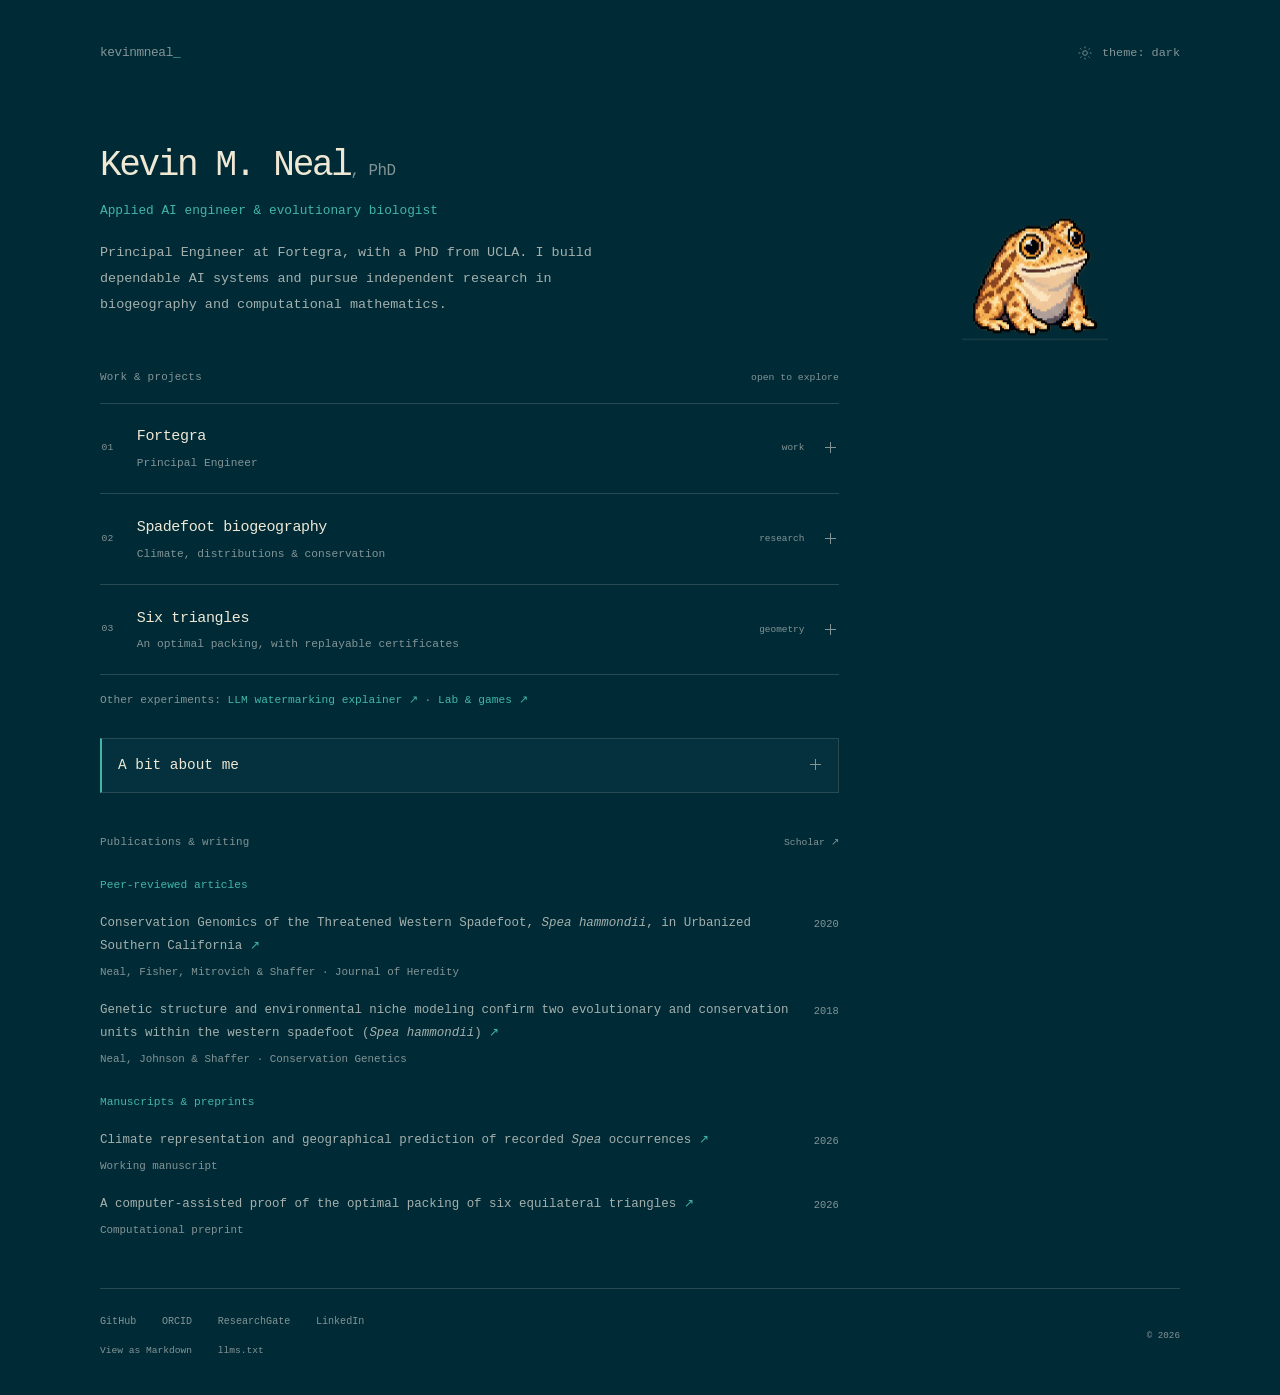
<file: docs/index.html>
<!doctype html>
<html lang="en" data-theme="dark">
<head>
  <meta charset="utf-8">
  <meta name="viewport" content="width=device-width,initial-scale=1">
  <meta name="description" content="Kevin M. Neal — principal engineer in applied AI, evolutionary biologist by training, and independent researcher in biogeography and computational mathematics.">
  <meta name="theme-color" content="#002b36">
  <meta property="og:title" content="Kevin M. Neal">
  <meta property="og:description" content="Principal engineer in applied AI, evolutionary biologist by training, and independent researcher in biogeography and computational mathematics.">
  <meta property="og:type" content="website">
  <meta property="og:url" content="https://kevinmneal.com/">
  <link rel="canonical" href="https://kevinmneal.com/">
  <link rel="alternate" type="text/markdown" href="./index.md" title="View as Markdown">
  <link rel="describedby" href="./llms.txt" type="text/plain">
  <title>Kevin M. Neal</title>
  <link rel="icon" href="./favicon.svg" type="image/svg+xml">
  <link rel="stylesheet" href="./styles.css?v=20261016-reading">
  <script src="./site.js?v=20261016-gait-v3" type="module"></script>
</head>
<body>
  <a class="skip-link" href="#main">Skip to content</a>
  <div class="page">
    <header class="topbar">
      <a class="wordmark" href="#" aria-label="Kevin M. Neal, home">kevinmneal<span aria-hidden="true">_</span></a>
      <button id="theme-toggle" class="theme-toggle" type="button" aria-label="Theme: dark. Switch to Solarized light theme" hidden>
        <svg width="14" height="14" viewBox="0 0 24 24" fill="none" stroke="currentColor" stroke-width="1.5" aria-hidden="true"><circle cx="12" cy="12" r="4"/><path d="M12 1v3m0 16v3M1 12h3m16 0h3M4 4l2 2m12 12 2 2M4 20l2-2M18 6l2-2"/></svg>
        <span>theme: <span id="theme-label">dark</span></span>
      </button>
    </header>
    <main id="main" class="layout" tabindex="-1">
      <section class="intro" aria-labelledby="name">
        <h1 id="name">Kevin M. Neal<span class="degree">, PhD</span></h1>
        <p class="discipline">Applied AI engineer &amp; evolutionary biologist</p>
        <p class="bio">Principal Engineer at Fortegra, with a PhD from UCLA. I build dependable AI systems and pursue independent research in biogeography and computational mathematics.</p>
      </section>

      <aside id="companion-rail" class="companion-rail" aria-label="Animated spadefoot companion" hidden>
        <div class="companion-stage">
          <button id="companion-secret" class="companion-secret" type="button" aria-label="Spadefoot companion. Open a secret hopping game" aria-haspopup="dialog">
            <canvas id="companion" width="400" height="340" aria-hidden="true"></canvas>
          </button>
        </div>
        <div class="companion-meta">
          <p id="companion-label" aria-live="polite" aria-atomic="true">At rest</p>
          <div class="companion-controls">
            <button id="companion-replay" type="button" aria-label="Replay the spadefoot animation" hidden>replay</button>
            <button id="companion-pause" type="button" aria-label="Pause the spadefoot animation" hidden>pause</button>
          </div>
        </div>
      </aside>

      <section class="work" aria-labelledby="work-title">
        <div class="section-heading"><h2 id="work-title">Work &amp; projects</h2><span class="interaction-hint">open to explore</span></div>
        <div class="project-list">
          <details class="project" name="projects" data-scene="insurance">
            <summary><span class="row-number" aria-hidden="true">01</span><span class="row-copy"><span class="row-title">Fortegra</span><span class="row-subtitle">Principal Engineer</span></span><span class="row-category">work</span><span class="expand-icon" aria-hidden="true"></span></summary>
            <div class="project-content job-content">
              <div class="project-description">
                <p>At Fortegra, I build applied AI systems for insurance workflows, including document-heavy underwriting.</p>
                <p>My work spans architecture, document understanding, LLM workflows, evaluation, and production engineering. A recurring challenge is turning complex source material into structured information that people can trace back to evidence and review.</p>
                <p>I previously worked on applied AI and document processing at Precedent.</p>
              </div>
              <figure class="project-figure terminal-figure" aria-label="A generic computer terminal illustration.">
                <svg viewBox="0 0 200 135" fill="none" aria-hidden="true">
                  <rect class="figure-surface" x="24" y="16" width="152" height="92" rx="3"/>
                  <path class="figure-line" d="M24 33h152M84 108v13m32-13v13M69 122h62"/>
                  <path class="figure-accent" d="m43 51 10 9-10 9m20 0h17"/>
                  <circle class="figure-dot" cx="35" cy="25" r="1.5"/><circle class="figure-dot" cx="42" cy="25" r="1.5"/><circle class="figure-dot" cx="49" cy="25" r="1.5"/>
                </svg>
              </figure>
            </div>
          </details>
          <details class="project" name="projects" data-scene="ecology">
            <summary><span class="row-number" aria-hidden="true">02</span><span class="row-copy"><span class="row-title">Spadefoot biogeography</span><span class="row-subtitle">Climate, distributions &amp; conservation</span></span><span class="row-category">research</span><span class="expand-icon" aria-hidden="true"></span></summary>
            <div class="project-content">
              <div class="project-description"><p>My doctoral research explored how genetic variation and environmental differences inform spadefoot conservation. I’m returning to those questions through models of where <i>Spea</i> are recorded. The public project compares climate representations and their geographical predictions, with a working manuscript, released results, and reproducible comparison tables.</p><div class="project-links"><a href="https://github.com/kevinmneal/spea-climate-research">Research &amp; results <span aria-hidden="true">↗</span></a><a href="https://github.com/kevinmneal/spea-climate-research/blob/main/docs/manuscript.md">Manuscript <span aria-hidden="true">↗</span></a></div></div>
              <figure class="project-figure map-figure">
                <img src="./assets/spea-intermontana-map.svg?v=20261015-rocket" width="220" height="220" alt="Spea intermontana modeled recording density." loading="lazy">
              </figure>
            </div>
          </details>
          <details class="project" name="projects" data-scene="packing">
            <summary><span class="row-number" aria-hidden="true">03</span><span class="row-copy"><span class="row-title">Six triangles</span><span class="row-subtitle">An optimal packing, with replayable certificates</span></span><span class="row-category">geometry</span><span class="expand-icon" aria-hidden="true"></span></summary>
            <div class="project-content">
              <div class="project-description"><p>An independent computer-assisted optimality proof for a previously known arrangement of six unit equilateral triangles in an equilateral container. The project pairs exact, replayable certificates with an interactive explainer. Lean formalization is in progress; the full proof is not yet formalized in Lean.</p><div class="project-links"><a href="https://kevinmneal.github.io/six-triangle-packing/">Interactive explainer <span aria-hidden="true">↗</span></a><a href="https://github.com/kevinmneal/six-triangle-packing">Code &amp; proof <span aria-hidden="true">↗</span></a></div></div>
              <figure class="project-figure packing-figure">
                <svg viewBox="35 50 427 376" fill="none" role="img" aria-label="The project's published arrangement of six unit equilateral triangles inside an equilateral triangle.">
                  <g class="packing-triangles"><polygon points="55,406 185,406 120,293.41670"/><polygon points="312.02062,406 442.02062,406 377.02062,293.41670"/><polygon points="183.51031,183.41361 313.51031,183.41361 248.51031,70.83031"/><polygon points="173.67010,313.04065 290.85052,256.749 183.51031,183.41361"/><polygon points="185,406 313.51031,386.37604 232.26031,284.89483"/><polygon points="232.26031,284.89483 313.51031,386.37604 360.77062,265.27087"/></g>
                  <path class="packing-boundary" d="M55 406H442.02062L248.51031 70.83031Z"/>
                </svg>
                <figcaption>Six unit triangles</figcaption>
              </figure>
            </div>
          </details>
        </div>
        <p class="other-experiments">Other experiments: <a href="https://kevinmneal.github.io/llm-watermarking/">LLM watermarking explainer <span aria-hidden="true">↗</span></a> · <a href="./lab/">Lab &amp; games <span aria-hidden="true">↗</span></a></p>
      </section>

      <section class="about" aria-label="Personal background">
        <details class="about-details">
          <summary><span>A bit about me</span><span class="expand-icon" aria-hidden="true"></span></summary>
          <div class="about-copy">
            <p>I trained as an evolutionary biologist and moved into data science and then applied AI engineering after my PhD. I enjoy the work, but I never lost my interest in open-ended research. Building a career and raising a family left little time to pursue it on my own.</p>
            <p>Recent reasoning models, paired with agents that can run code, inspect results, and keep working through a problem, have changed what I can take on.</p>
            <p>What first caught my attention was the ambitious games people were building with AI. I made one too: <i>MAKE WAY!</i>, a medieval physics playground. Then I started wondering: could these tools do fresh work with my old PhD data?</p>
            <p>Seeing AI-assisted mathematical research and formal proofs encouraged me to push further. That curiosity has brought me back to spadefoot biogeography and, unexpectedly, into computational geometry.</p>
            <p>That’s what draws me to agentic science: opening up research I couldn’t otherwise find time for, while keeping evidence, uncertainty, reproducibility, and independent criticism at the center of the work.</p>
          </div>
        </details>
      </section>

      <section class="writing" aria-labelledby="writing-title">
        <div class="section-heading"><h2 id="writing-title">Publications &amp; writing</h2><a href="https://scholar.google.com/citations?user=L6ln8EwAAAAJ&amp;hl=en">Scholar <span aria-hidden="true">↗</span></a></div>
        <h3 class="publication-group">Peer-reviewed articles</h3>
        <ol class="papers">
          <li><div class="paper-copy"><a href="https://doi.org/10.1093/jhered/esaa049">Conservation Genomics of the Threatened Western Spadefoot, <i>Spea hammondii</i>, in Urbanized Southern California <span aria-hidden="true">↗</span></a><span class="paper-venue">Neal, Fisher, Mitrovich &amp; Shaffer · <cite>Journal of Heredity</cite></span></div><time datetime="2020">2020</time></li>
          <li><div class="paper-copy"><a href="https://doi.org/10.1007/s10592-018-1066-7">Genetic structure and environmental niche modeling confirm two evolutionary and conservation units within the western spadefoot (<i>Spea hammondii</i>) <span aria-hidden="true">↗</span></a><span class="paper-venue">Neal, Johnson &amp; Shaffer · <cite>Conservation Genetics</cite></span></div><time datetime="2018">2018</time></li>
        </ol>
        <h3 class="publication-group">Manuscripts &amp; preprints</h3>
        <ol class="papers">
          <li><div class="paper-copy"><a href="https://github.com/kevinmneal/spea-climate-research/blob/main/docs/manuscript.md">Climate representation and geographical prediction of recorded <i>Spea</i> occurrences <span aria-hidden="true">↗</span></a><span class="paper-venue">Working manuscript</span></div><time datetime="2026-10-15">2026</time></li>
          <li><div class="paper-copy"><a href="https://github.com/kevinmneal/six-triangle-packing/releases/download/v1.0.0/six-triangle-packing-preprint-v1.0.0.pdf">A computer-assisted proof of the optimal packing of six equilateral triangles <span aria-hidden="true">↗</span></a><span class="paper-venue">Computational preprint</span></div><time datetime="2026-10-08">2026</time></li>
        </ol>
      </section>
    </main>
    <footer><div class="footer-links"><nav aria-label="Professional and scholarly profiles"><a rel="me" href="https://github.com/kevinmneal">GitHub</a><a rel="me" href="https://orcid.org/0000-0003-4360-8027">ORCID</a><a rel="me" href="https://www.researchgate.net/profile/Kevin-Neal-5">ResearchGate</a><a rel="me" href="https://www.linkedin.com/in/kevinmneal/">LinkedIn</a></nav><nav class="reading-links" aria-label="Reading formats"><a href="./index.md.txt" type="text/plain">View as Markdown</a><a href="./llms.txt" type="text/plain">llms.txt</a></nav></div><span class="copyright">© 2026</span></footer>
  </div>
  <dialog id="hop-dialog" class="hop-dialog" aria-labelledby="hop-title" aria-describedby="hop-instructions">
    <header class="hop-header">
      <div><p class="hop-eyebrow">you found a field trip</p><h2 id="hop-title">MAKE HOP!</h2></div>
      <div class="hop-header-actions"><button id="hop-sound" class="hop-sound" type="button" aria-pressed="false">sound off</button><button id="hop-close" class="hop-close" type="button" aria-label="Close the hopping game"><span aria-hidden="true">×</span></button></div>
    </header>
    <div class="hop-runline"><span id="hop-stage">Quiet dunes</span><span>pace <strong id="hop-pace">1.0×</strong></span></div>
    <div class="hop-scoreboard" aria-label="Game statistics">
      <span>score <strong id="hop-score">0</strong></span>
      <span>fireflies <strong id="hop-fireflies">0</strong></span>
      <span>best <strong id="hop-best">0</strong></span>
      <span id="hop-hearts" class="hop-hearts" aria-label="3 hearts remaining">♥ ♥ ♥</span>
    </div>
    <div class="hop-arena">
      <canvas id="hop-canvas" width="900" height="340" tabindex="0" role="img" aria-label="Spadefoot hopping game. Space or Up to hop, F to shout, P to pause, Escape to close."></canvas>
      <div id="hop-overlay" class="hop-overlay">
        <div class="hop-card">
          <h3 id="hop-card-title">A very small adventure.</h3>
          <p id="hop-card-copy">Hop over rocks and rolling tumbleweeds. Stay low for moths. Make a lot of noise.</p>
          <button id="hop-start" class="hop-start" type="button" disabled>Waking up…</button>
        </div>
      </div>
    </div>
    <div class="hop-controls">
      <button id="hop-jump" class="hop-action" type="button">hop <kbd>Space / ↑</kbd></button>
      <button id="hop-shout" class="hop-action hop-shout" type="button" aria-label="Make way! Shout with F"><span>make way! <kbd>F</kbd></span><span class="hop-charge" aria-hidden="true"><span id="hop-charge-fill"></span></span></button>
      <button id="hop-pause" class="hop-pause" type="button" hidden>pause <kbd>P</kbd></button>
    </div>
    <p id="hop-instructions" class="hop-instructions">Tap the field or press Space to hop. Run under high moths. F sends obstacles flying. Your croak recharges; fireflies help. Three hearts. A little dignity.</p>
    <p id="hop-status" class="hop-status" role="status" aria-live="polite">Take your time. The desert can wait.</p>
  </dialog>
</body>
</html>
</file>
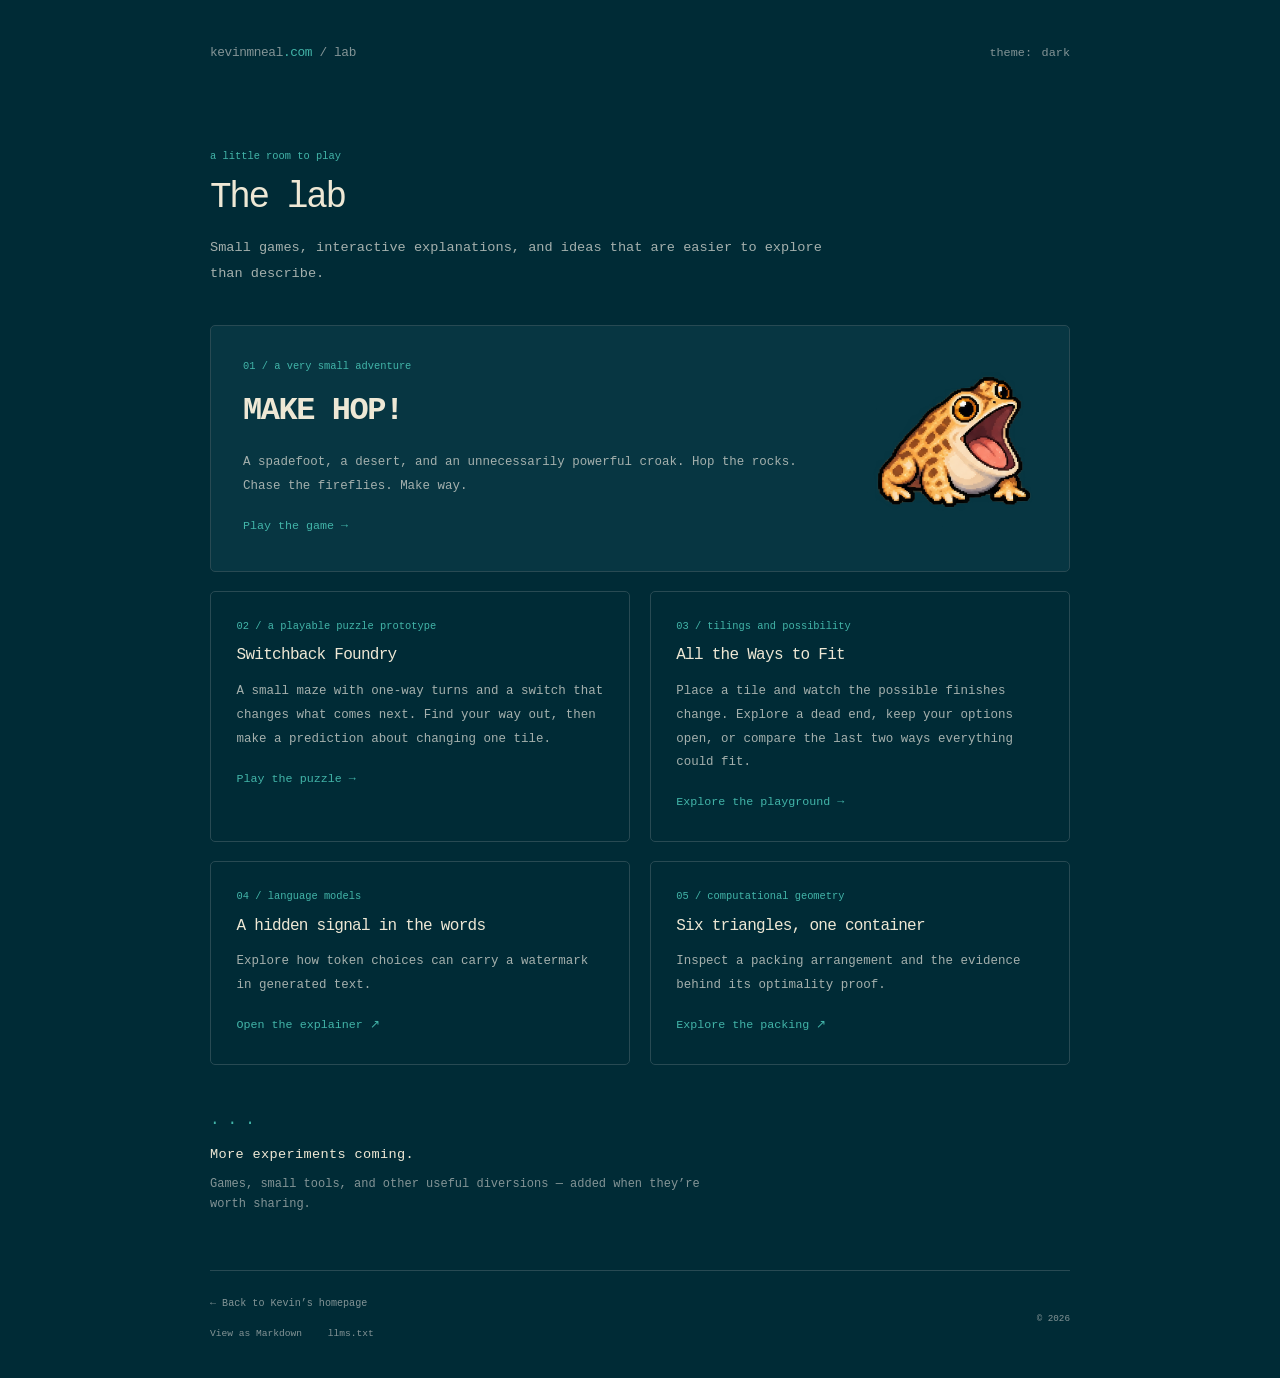
<file: docs/lab/index.html>
<!doctype html>
<html lang="en" data-theme="dark">
<head>
  <meta charset="utf-8">
  <meta name="viewport" content="width=device-width, initial-scale=1">
  <meta name="theme-color" content="#002b36">
  <meta name="description" content="Small games, interactive explanations, and experiments from Kevin M. Neal.">
  <link rel="canonical" href="https://kevinmneal.com/lab/">
  <link rel="alternate" type="text/markdown" href="./index.md" title="View as Markdown">
  <link rel="describedby" href="../llms.txt" type="text/plain">
  <link rel="icon" href="../favicon.svg" type="image/svg+xml">
  <link rel="stylesheet" href="../styles.css?v=20261016-reading">
  <script type="module" src="./lab.js?v=20261016-hop-v2"></script>
  <title>Lab — Kevin M. Neal</title>
</head>
<body>
  <a class="skip-link" href="#main">Skip to content</a>
  <div class="page lab-page">
    <header class="topbar"><a class="wordmark" href="../">kevinmneal<span>.com</span> / lab</a><button class="theme-toggle" id="theme-toggle" type="button" hidden>theme: <span id="theme-label">dark</span></button></header>
    <main id="main" tabindex="-1">
      <section class="lab-intro">
        <p class="lab-kicker">a little room to play</p>
        <h1>The lab</h1>
        <p>Small games, interactive explanations, and ideas that are easier to explore than describe.</p>
      </section>
      <a class="lab-feature" href="../#make-hop">
        <div><span class="lab-kicker">01 / a very small adventure</span><h2>MAKE HOP!</h2><p>A spadefoot, a desert, and an unnecessarily powerful croak. Hop the rocks. Chase the fireflies. Make way.</p><span class="lab-cta">Play the game <span aria-hidden="true">→</span></span></div>
        <span class="lab-toad" aria-hidden="true"></span>
      </a>
      <div class="lab-grid">
        <a class="lab-card" href="./switchback/"><span class="lab-kicker">02 / a playable puzzle prototype</span><h2>Switchback Foundry</h2><p>A small maze with one-way turns and a switch that changes what comes next. Find your way out, then make a prediction about changing one tile.</p><span class="lab-cta">Play the puzzle <span aria-hidden="true">→</span></span></a>
        <a class="lab-card" href="./all-the-ways-to-fit/"><span class="lab-kicker">03 / tilings and possibility</span><h2>All the Ways to Fit</h2><p>Place a tile and watch the possible finishes change. Explore a dead end, keep your options open, or compare the last two ways everything could fit.</p><span class="lab-cta">Explore the playground <span aria-hidden="true">→</span></span></a>
        <a class="lab-card" href="https://kevinmneal.github.io/llm-watermarking/"><span class="lab-kicker">04 / language models</span><h2>A hidden signal in the words</h2><p>Explore how token choices can carry a watermark in generated text.</p><span class="lab-cta">Open the explainer <span aria-hidden="true">↗</span></span></a>
        <a class="lab-card" href="https://kevinmneal.github.io/six-triangle-packing/"><span class="lab-kicker">05 / computational geometry</span><h2>Six triangles, one container</h2><p>Inspect a packing arrangement and the evidence behind its optimality proof.</p><span class="lab-cta">Explore the packing <span aria-hidden="true">↗</span></span></a>
      </div>
      <div class="lab-soon"><span aria-hidden="true">···</span><h2>More experiments coming.</h2><p>Games, small tools, and other useful diversions — added when they’re worth sharing.</p></div>
    </main>
    <footer><div class="footer-links"><a href="../">← Back to Kevin’s homepage</a><nav class="reading-links" aria-label="Reading formats"><a href="./index.md.txt" type="text/plain">View as Markdown</a><a href="../llms.txt" type="text/plain">llms.txt</a></nav></div><span class="copyright">© 2026</span></footer>
  </div>
</body>
</html>
</file>
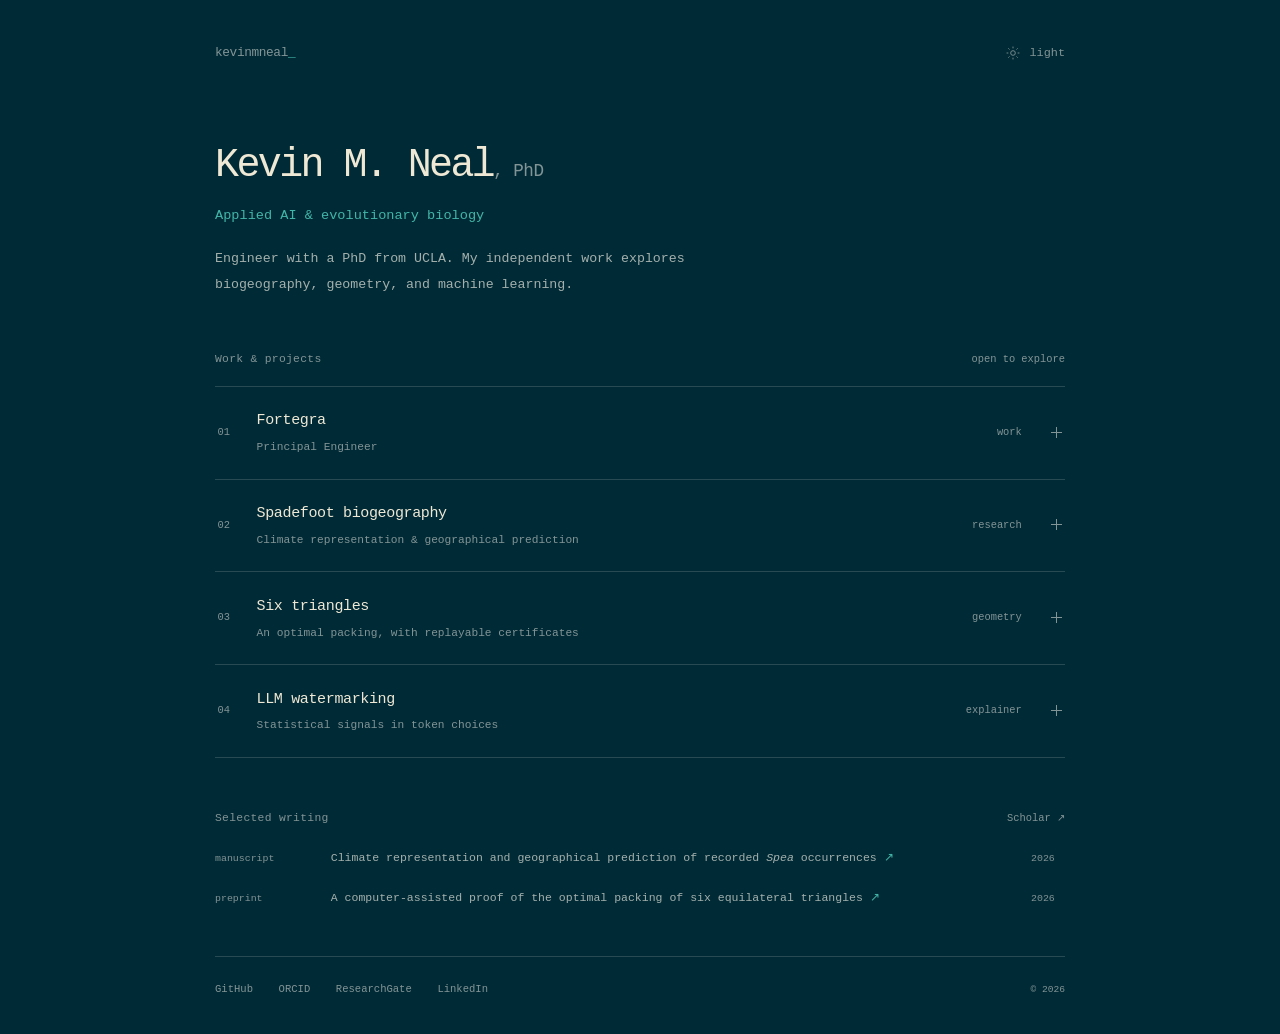
<file: previews/spadefoot-scenes-v1/index.html>
<!doctype html>
<html lang="en" data-theme="dark">
<head>
  <meta charset="utf-8">
  <meta name="viewport" content="width=device-width,initial-scale=1">
  <meta name="description" content="Kevin M. Neal — applied AI engineer and evolutionary biologist. Selected work in biogeography, geometry, and machine learning.">
  <meta name="theme-color" content="#002b36">
  <title>Kevin M. Neal</title>
  <link rel="icon" href="../../docs/favicon.svg" type="image/svg+xml">
  <script>try { if (localStorage.getItem('kmn-theme') === 'light') document.documentElement.dataset.theme = 'light'; } catch (_) {}</script>
  <link rel="stylesheet" href="./styles.css">
  <script src="./site.js" type="module"></script>
</head>
<body>
  <a class="skip-link" href="#main">Skip to content</a>
  <div class="page">
    <header class="topbar">
      <a class="wordmark" href="#" aria-label="Kevin M. Neal, home">kevinmneal<span aria-hidden="true">_</span></a>
      <button id="theme-toggle" class="theme-toggle" type="button" aria-label="Switch to Solarized light theme" hidden>
        <svg width="14" height="14" viewBox="0 0 24 24" fill="none" stroke="currentColor" stroke-width="1.5" aria-hidden="true"><circle cx="12" cy="12" r="4"/><path d="M12 1v3m0 16v3M1 12h3m16 0h3M4 4l2 2m12 12 2 2M4 20l2-2M18 6l2-2"/></svg>
        <span id="theme-label">light</span>
      </button>
    </header>
    <main id="main" tabindex="-1">
      <section class="intro" aria-labelledby="name">
        <h1 id="name">Kevin M. Neal<span class="degree">, PhD</span></h1>
        <p class="discipline">Applied AI &amp; evolutionary biology</p>
        <p class="bio">Engineer with a PhD from UCLA. My independent work explores biogeography, geometry, and machine learning.</p>
      </section>

      <section class="work" aria-labelledby="work-title">
        <div class="section-heading"><h2 id="work-title">Work &amp; projects</h2><span class="interaction-hint">open to explore</span></div>
        <div class="project-list">
          <details class="project" name="projects" data-scene="insurance">
            <summary><span class="row-number" aria-hidden="true">01</span><span class="row-copy"><span class="row-title">Fortegra</span><span class="row-subtitle">Principal Engineer</span></span><span class="row-category">work</span><span class="expand-icon" aria-hidden="true"></span></summary>
            <div class="project-content">
              <figure class="scene" aria-label="An illustrative spadefoot reviews and stamps a policy document.">
                <canvas width="640" height="260" aria-hidden="true"></canvas>
                <figcaption><span>policy review</span><span class="scene-controls" hidden><button class="pause" type="button" aria-label="Pause insurance animation">pause</button><button class="replay" type="button" aria-label="Replay insurance animation">replay <span aria-hidden="true">↻</span></button></span></figcaption>
              </figure>
            </div>
          </details>
          <details class="project" name="projects" data-scene="ecology">
            <summary><span class="row-number" aria-hidden="true">02</span><span class="row-copy"><span class="row-title">Spadefoot biogeography</span><span class="row-subtitle">Climate representation &amp; geographical prediction</span></span><span class="row-category">research</span><span class="expand-icon" aria-hidden="true"></span></summary>
            <div class="project-content">
              <figure class="scene" aria-label="A spadefoot examines a schematic distribution map as contours and occurrence points appear.">
                <canvas width="640" height="260" aria-hidden="true"></canvas>
                <figcaption><span>schematic distribution map</span><span class="scene-controls" hidden><button class="pause" type="button" aria-label="Pause biogeography animation">pause</button><button class="replay" type="button" aria-label="Replay biogeography animation">replay <span aria-hidden="true">↻</span></button></span></figcaption>
              </figure>
              <div class="project-description"><p>How the way we describe climate shapes geographical predictions for spadefoot toads. A working manuscript with open results and reproducible comparison tables.</p><div class="project-links"><a href="https://github.com/kevinmneal/spea-climate-research">Research &amp; results <span aria-hidden="true">↗</span></a><a href="https://github.com/kevinmneal/spea-climate-research/blob/main/docs/manuscript.md">Manuscript <span aria-hidden="true">↗</span></a></div></div>
            </div>
          </details>
          <details class="project" name="projects" data-scene="packing">
            <summary><span class="row-number" aria-hidden="true">03</span><span class="row-copy"><span class="row-title">Six triangles</span><span class="row-subtitle">An optimal packing, with replayable certificates</span></span><span class="row-category">geometry</span><span class="expand-icon" aria-hidden="true"></span></summary>
            <div class="project-content">
              <figure class="scene" aria-label="A spadefoot nudges six triangles into an equilateral triangle. The final arrangement follows the project’s published packing.">
                <canvas width="640" height="260" aria-hidden="true"></canvas>
                <figcaption><span>six-triangle packing</span><span class="scene-controls" hidden><button class="pause" type="button" aria-label="Pause packing animation">pause</button><button class="replay" type="button" aria-label="Replay packing animation">replay <span aria-hidden="true">↻</span></button></span></figcaption>
              </figure>
              <div class="project-description"><p>A computer-assisted proof of the optimal packing of six unit equilateral triangles. Explore the geometry, read the preprint, or replay the exact certificates. Further Lean formalization is in progress.</p><div class="project-links"><a href="https://kevinmneal.github.io/six-triangle-packing/">Interactive explainer <span aria-hidden="true">↗</span></a><a href="https://github.com/kevinmneal/six-triangle-packing">Code &amp; proof <span aria-hidden="true">↗</span></a></div></div>
            </div>
          </details>
          <details class="project" name="projects" data-scene="watermark">
            <summary><span class="row-number" aria-hidden="true">04</span><span class="row-copy"><span class="row-title">LLM watermarking</span><span class="row-subtitle">Statistical signals in token choices</span></span><span class="row-category">explainer</span><span class="expand-icon" aria-hidden="true"></span></summary>
            <div class="project-content">
              <figure class="scene" aria-label="A spadefoot follows a sequence of tokens as selected tokens reveal an accumulating statistical signal.">
                <canvas width="640" height="260" aria-hidden="true"></canvas>
                <figcaption><span>illustrative token sequence</span><span class="scene-controls" hidden><button class="pause" type="button" aria-label="Pause watermarking animation">pause</button><button class="replay" type="button" aria-label="Replay watermarking animation">replay <span aria-hidden="true">↻</span></button></span></figcaption>
              </figure>
              <div class="project-description"><p>An interactive explanation of how statistical signals can be embedded in ordinary token choices. Experiment with a small teaching model and watch evidence accumulate.</p><div class="project-links"><a href="https://kevinmneal.github.io/llm-watermarking/">Try the explainer <span aria-hidden="true">↗</span></a><a href="https://github.com/kevinmneal/llm-watermarking">Source code <span aria-hidden="true">↗</span></a></div></div>
            </div>
          </details>
        </div>
      </section>

      <section class="writing" aria-labelledby="writing-title">
        <div class="section-heading"><h2 id="writing-title">Selected writing</h2><a href="https://scholar.google.com/citations?user=L6ln8EwAAAAJ&amp;hl=en">Scholar <span aria-hidden="true">↗</span></a></div>
        <ol class="papers">
          <li><span class="paper-kind">manuscript</span><a href="https://github.com/kevinmneal/spea-climate-research/blob/main/docs/manuscript.md">Climate representation and geographical prediction of recorded <i>Spea</i> occurrences <span aria-hidden="true">↗</span></a><time datetime="2026-10-15">2026</time></li>
          <li><span class="paper-kind">preprint</span><a href="https://github.com/kevinmneal/six-triangle-packing/releases/download/v1.0.0/six-triangle-packing-preprint-v1.0.0.pdf">A computer-assisted proof of the optimal packing of six equilateral triangles <span aria-hidden="true">↗</span></a><time datetime="2026-10-08">2026</time></li>
        </ol>
      </section>
    </main>
    <footer><nav aria-label="Professional and scholarly profiles"><a rel="me" href="https://github.com/kevinmneal">GitHub</a><a rel="me" href="https://orcid.org/0000-0003-4360-8027">ORCID</a><a rel="me" href="https://www.researchgate.net/profile/Kevin-Neal-5">ResearchGate</a><a rel="me" href="https://www.linkedin.com/in/kevinmneal/">LinkedIn</a></nav><span class="copyright">© 2026</span></footer>
  </div>
</body>
</html>
</file>
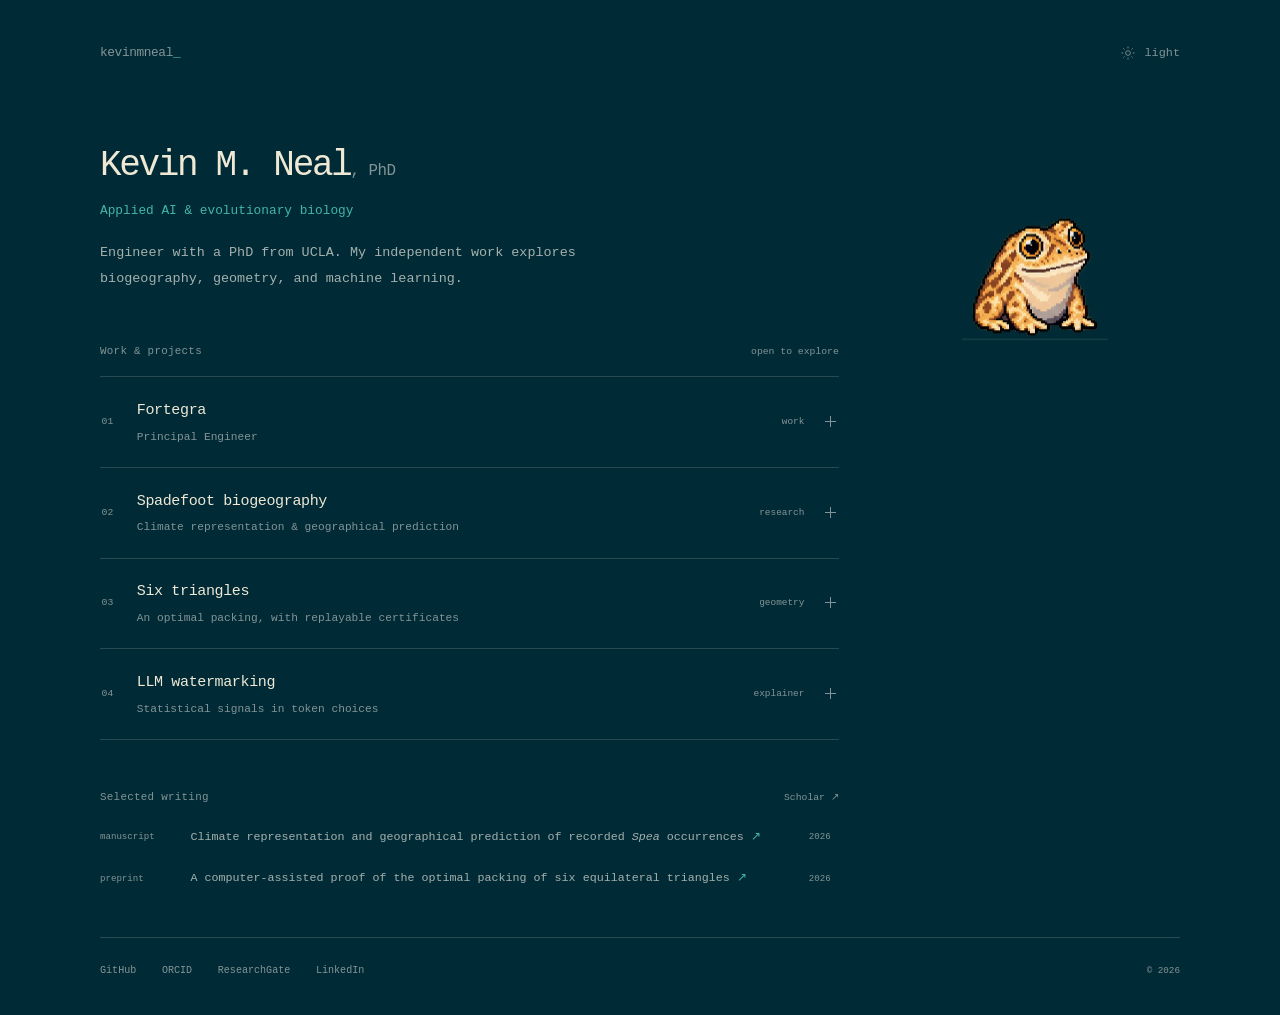
<file: previews/spadefoot-scenes/index.html>
<!doctype html>
<html lang="en" data-theme="dark">
<head>
  <meta charset="utf-8">
  <meta name="viewport" content="width=device-width,initial-scale=1">
  <meta name="description" content="Kevin M. Neal — applied AI engineer and evolutionary biologist. Selected work in biogeography, geometry, and machine learning.">
  <meta name="theme-color" content="#002b36">
  <title>Kevin M. Neal</title>
  <link rel="icon" href="../../docs/favicon.svg" type="image/svg+xml">
  <script>try { if (localStorage.getItem('kmn-theme') === 'light') document.documentElement.dataset.theme = 'light'; } catch (_) {}</script>
  <link rel="stylesheet" href="./styles.css">
  <script src="./site.js" type="module"></script>
</head>
<body>
  <a class="skip-link" href="#main">Skip to content</a>
  <div class="page">
    <header class="topbar">
      <a class="wordmark" href="#" aria-label="Kevin M. Neal, home">kevinmneal<span aria-hidden="true">_</span></a>
      <button id="theme-toggle" class="theme-toggle" type="button" aria-label="Switch to Solarized light theme" hidden>
        <svg width="14" height="14" viewBox="0 0 24 24" fill="none" stroke="currentColor" stroke-width="1.5" aria-hidden="true"><circle cx="12" cy="12" r="4"/><path d="M12 1v3m0 16v3M1 12h3m16 0h3M4 4l2 2m12 12 2 2M4 20l2-2M18 6l2-2"/></svg>
        <span id="theme-label">light</span>
      </button>
    </header>
    <main id="main" class="layout" tabindex="-1">
      <section class="intro" aria-labelledby="name">
        <h1 id="name">Kevin M. Neal<span class="degree">, PhD</span></h1>
        <p class="discipline">Applied AI &amp; evolutionary biology</p>
        <p class="bio">Engineer with a PhD from UCLA. My independent work explores biogeography, geometry, and machine learning.</p>
      </section>

      <aside class="companion-rail" aria-label="Animated spadefoot companion">
        <div class="companion-stage">
          <canvas id="companion" width="400" height="340" aria-hidden="true"></canvas>
        </div>
        <div class="companion-meta">
          <p id="companion-label" aria-live="polite" aria-atomic="true">At rest</p>
          <div class="companion-controls">
            <button id="companion-replay" type="button" aria-label="Replay the spadefoot animation" hidden>replay</button>
            <button id="companion-pause" type="button" aria-label="Pause the spadefoot animation" hidden>pause</button>
          </div>
        </div>
      </aside>

      <section class="work" aria-labelledby="work-title">
        <div class="section-heading"><h2 id="work-title">Work &amp; projects</h2><span class="interaction-hint">open to explore</span></div>
        <div class="project-list">
          <details class="project" name="projects" data-scene="insurance">
            <summary><span class="row-number" aria-hidden="true">01</span><span class="row-copy"><span class="row-title">Fortegra</span><span class="row-subtitle">Principal Engineer</span></span><span class="row-category">work</span><span class="expand-icon" aria-hidden="true"></span></summary>
            <div class="project-content job-content">
              <div class="project-description"><p>Principal Engineer at Fortegra.</p></div>
              <figure class="project-figure terminal-figure" aria-label="A generic computer terminal illustration.">
                <svg viewBox="0 0 200 135" fill="none" aria-hidden="true">
                  <rect class="figure-surface" x="24" y="16" width="152" height="92" rx="3"/>
                  <path class="figure-line" d="M24 33h152M84 108v13m32-13v13M69 122h62"/>
                  <path class="figure-accent" d="m43 51 10 9-10 9m20 0h17"/>
                  <circle class="figure-dot" cx="35" cy="25" r="1.5"/><circle class="figure-dot" cx="42" cy="25" r="1.5"/><circle class="figure-dot" cx="49" cy="25" r="1.5"/>
                </svg>
              </figure>
            </div>
          </details>
          <details class="project" name="projects" data-scene="ecology">
            <summary><span class="row-number" aria-hidden="true">02</span><span class="row-copy"><span class="row-title">Spadefoot biogeography</span><span class="row-subtitle">Climate representation &amp; geographical prediction</span></span><span class="row-category">research</span><span class="expand-icon" aria-hidden="true"></span></summary>
            <div class="project-content">
              <div class="project-description"><p>How the way we describe climate shapes geographical predictions for spadefoot toads. A working manuscript with open results and reproducible comparison tables.</p><div class="project-links"><a href="https://github.com/kevinmneal/spea-climate-research">Research &amp; results <span aria-hidden="true">↗</span></a><a href="https://github.com/kevinmneal/spea-climate-research/blob/main/docs/manuscript.md">Manuscript <span aria-hidden="true">↗</span></a></div></div>
              <figure class="project-figure map-figure">
                <svg viewBox="0 0 220 150" fill="none" role="img" aria-label="A schematic contour map with illustrative points, not measured occurrence data.">
                  <path class="figure-surface" d="m24 38 27-18 29 6 28-13 31 15 28-2 27 25-5 33 9 28-31 17-29-10-27 14-29-15-28 6-23-27 9-28z"/>
                  <g class="map-contours"><path d="m35 87 21-28 22-5 17-20 24 15 22-5 19 24 21 3M41 103l22-26 23-6 14-18 22 15 17-5 18 23 27 2M57 113l19-21 20-4 10-16 17 15 14-7 17 24 19-1"/></g>
                  <g class="map-points"><rect x="60" y="74" width="4" height="4"/><rect x="77" y="57" width="4" height="4"/><rect x="96" y="70" width="4" height="4"/><rect x="118" y="61" width="4" height="4"/><rect x="137" y="81" width="4" height="4"/><rect x="157" y="92" width="4" height="4"/></g>
                </svg>
                <figcaption>Schematic map</figcaption>
              </figure>
            </div>
          </details>
          <details class="project" name="projects" data-scene="packing">
            <summary><span class="row-number" aria-hidden="true">03</span><span class="row-copy"><span class="row-title">Six triangles</span><span class="row-subtitle">An optimal packing, with replayable certificates</span></span><span class="row-category">geometry</span><span class="expand-icon" aria-hidden="true"></span></summary>
            <div class="project-content">
              <div class="project-description"><p>A computer-assisted proof of the optimal packing of six unit equilateral triangles. Explore the geometry, read the preprint, or replay the exact certificates. Further Lean formalization is in progress.</p><div class="project-links"><a href="https://kevinmneal.github.io/six-triangle-packing/">Interactive explainer <span aria-hidden="true">↗</span></a><a href="https://github.com/kevinmneal/six-triangle-packing">Code &amp; proof <span aria-hidden="true">↗</span></a></div></div>
              <figure class="project-figure packing-figure">
                <svg viewBox="35 50 427 376" fill="none" role="img" aria-label="The project's published arrangement of six unit equilateral triangles inside an equilateral triangle.">
                  <g class="packing-triangles"><polygon points="55,406 185,406 120,293.41670"/><polygon points="312.02062,406 442.02062,406 377.02062,293.41670"/><polygon points="183.51031,183.41361 313.51031,183.41361 248.51031,70.83031"/><polygon points="173.67010,313.04065 290.85052,256.749 183.51031,183.41361"/><polygon points="185,406 313.51031,386.37604 232.26031,284.89483"/><polygon points="232.26031,284.89483 313.51031,386.37604 360.77062,265.27087"/></g>
                  <path class="packing-boundary" d="M55 406H442.02062L248.51031 70.83031Z"/>
                </svg>
                <figcaption>Six unit triangles</figcaption>
              </figure>
            </div>
          </details>
          <details class="project" name="projects" data-scene="watermark">
            <summary><span class="row-number" aria-hidden="true">04</span><span class="row-copy"><span class="row-title">LLM watermarking</span><span class="row-subtitle">Statistical signals in token choices</span></span><span class="row-category">explainer</span><span class="expand-icon" aria-hidden="true"></span></summary>
            <div class="project-content">
              <div class="project-description"><p>An interactive explanation of how statistical signals can be embedded in ordinary token choices. Experiment with a small teaching model and watch evidence accumulate.</p><div class="project-links"><a href="https://kevinmneal.github.io/llm-watermarking/">Try the explainer <span aria-hidden="true">↗</span></a><a href="https://github.com/kevinmneal/llm-watermarking">Source code <span aria-hidden="true">↗</span></a></div></div>
              <figure class="project-figure watermark-figure">
                <svg viewBox="0 0 220 145" fill="none" role="img" aria-label="Teaching illustration: highlighted token choices contribute to an aggregate signal.">
                  <g class="token-boxes"><rect x="13" y="20" width="38" height="25"/><rect class="selected-token" x="58" y="20" width="69" height="25"/><rect class="selected-token" x="134" y="20" width="73" height="25"/></g>
                  <g class="token-text"><text x="32" y="36">a</text><text class="selected-token-text" x="92" y="36">subtle</text><text class="selected-token-text" x="170" y="36">signal</text></g>
                  <path class="figure-line" d="M110 58v22m-4-5 4 5 4-5M20 126h181"/>
                  <path class="signal-line" d="M21 122h27v-6h27v3h27v-12h27v-5h27v4h27V91h17"/>
                </svg>
                <figcaption>Teaching illustration</figcaption>
              </figure>
            </div>
          </details>
        </div>
      </section>

      <section class="writing" aria-labelledby="writing-title">
        <div class="section-heading"><h2 id="writing-title">Selected writing</h2><a href="https://scholar.google.com/citations?user=L6ln8EwAAAAJ&amp;hl=en">Scholar <span aria-hidden="true">↗</span></a></div>
        <ol class="papers">
          <li><span class="paper-kind">manuscript</span><a href="https://github.com/kevinmneal/spea-climate-research/blob/main/docs/manuscript.md">Climate representation and geographical prediction of recorded <i>Spea</i> occurrences <span aria-hidden="true">↗</span></a><time datetime="2026-10-15">2026</time></li>
          <li><span class="paper-kind">preprint</span><a href="https://github.com/kevinmneal/six-triangle-packing/releases/download/v1.0.0/six-triangle-packing-preprint-v1.0.0.pdf">A computer-assisted proof of the optimal packing of six equilateral triangles <span aria-hidden="true">↗</span></a><time datetime="2026-10-08">2026</time></li>
        </ol>
      </section>
    </main>
    <footer><nav aria-label="Professional and scholarly profiles"><a rel="me" href="https://github.com/kevinmneal">GitHub</a><a rel="me" href="https://orcid.org/0000-0003-4360-8027">ORCID</a><a rel="me" href="https://www.researchgate.net/profile/Kevin-Neal-5">ResearchGate</a><a rel="me" href="https://www.linkedin.com/in/kevinmneal/">LinkedIn</a></nav><span class="copyright">© 2026</span></footer>
  </div>
</body>
</html>
</file>
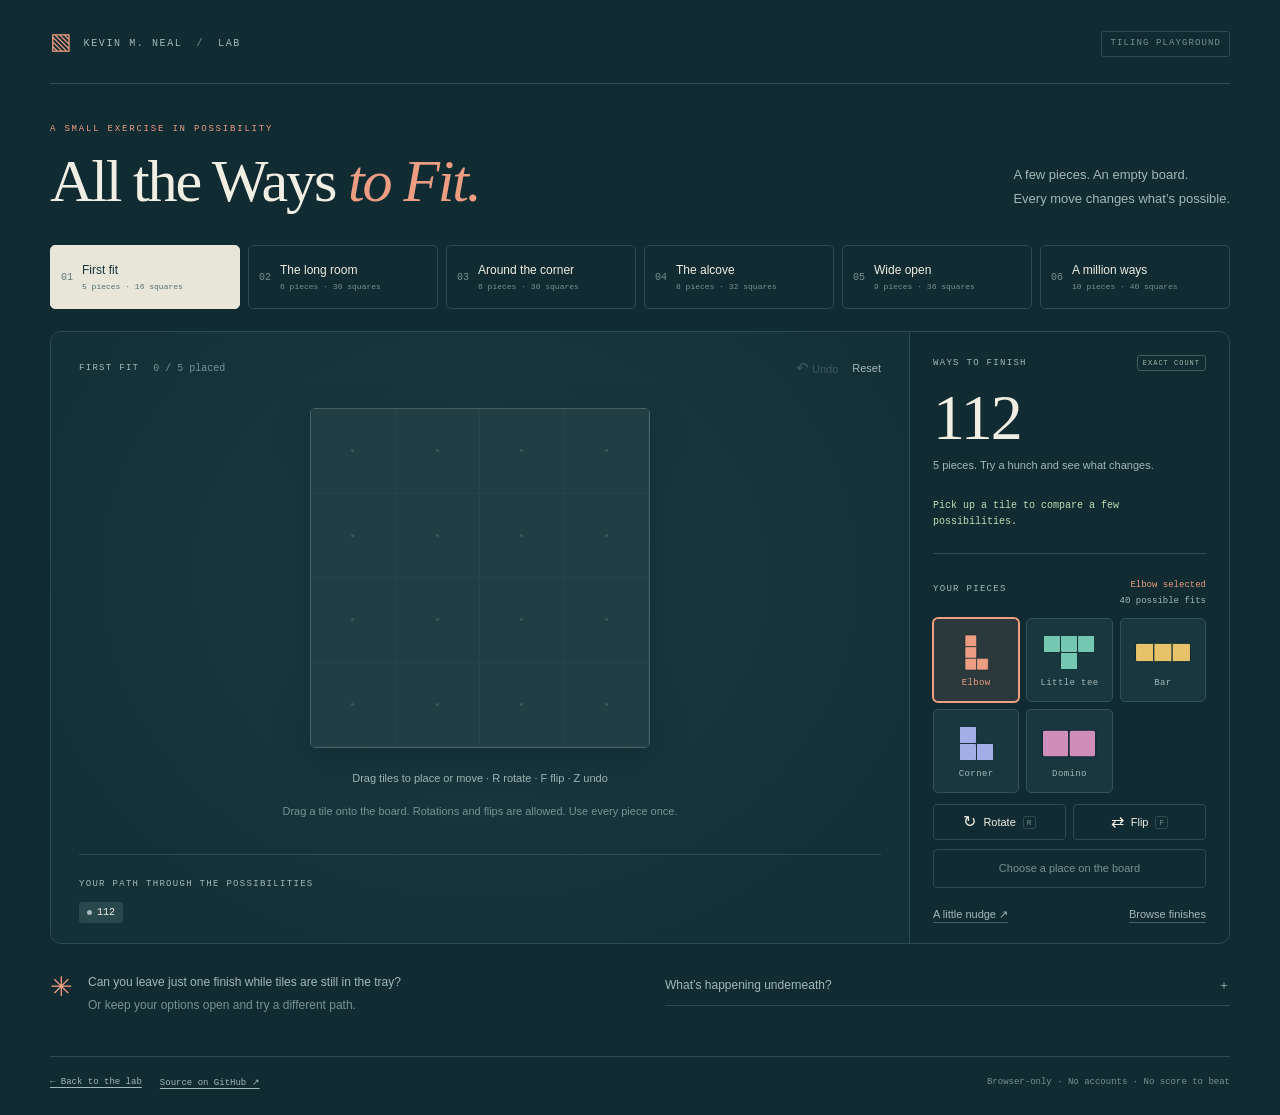
<file: docs/lab/all-the-ways-to-fit/index.html>
<!doctype html>
<html lang="en">
  <head>
    <meta charset="utf-8" />
    <meta name="viewport" content="width=device-width, initial-scale=1" />
    <meta name="theme-color" content="#102b32" />
    <meta
      name="description"
      content="A little geometric playground. Place a piece and explore every way to finish."
    />
    <title>All the Ways to Fit — tilings and possibility</title>
    <link
      rel="canonical"
      href="https://kevinmneal.com/lab/all-the-ways-to-fit/"
    />
    <link
      rel="describedby"
      href="https://kevinmneal.com/llms.txt"
      type="text/plain"
    />
    <link rel="icon" href="./favicon.svg" type="image/svg+xml" />
    <link rel="stylesheet" href="./styles.css" />
    <script type="module" src="./app.mjs"></script>
  </head>
  <body>
    <main class="page">
      <header class="masthead">
        <a
          class="brand"
          href="https://kevinmneal.com/lab/"
          aria-label="Kevin M. Neal’s lab"
          ><span class="brand-mark" aria-hidden="true">▧</span> KEVIN M. NEAL
          <span class="slash">/</span> LAB</a
        ><span class="local-badge">TILING PLAYGROUND</span>
      </header>
      <section class="intro">
        <div>
          <p class="eyebrow">A SMALL EXERCISE IN POSSIBILITY</p>
          <h1>All the Ways <em>to Fit.</em></h1>
        </div>
        <p class="intro-copy">
          A few pieces. An empty board.<br />
          Every move changes what’s possible.
        </p>
      </section>
      <div
        class="board-picker"
        id="board-picker"
        aria-label="Choose a board"
      ></div>
      <section class="playground" aria-label="Tiling playground">
        <div class="play-area">
          <div class="board-toolbar">
            <div>
              <span class="small-label" id="board-label">THE BOARD</span
              ><span id="progress" class="progress"></span>
            </div>
            <div class="board-actions">
              <button id="undo" class="quiet-button" disabled>
                <span aria-hidden="true">↶</span> Undo</button
              ><button id="reset" class="quiet-button">Reset</button>
            </div>
          </div>
          <div class="board-stage" id="board-stage">
            <div
              id="board"
              class="board"
              role="grid"
              aria-label="Puzzle board"
              aria-describedby="board-help"
            ></div>
            <div class="solved-stamp" id="solved-stamp" hidden>
              <span>EVERY PIECE HAS A PLACE</span><strong>A lovely fit.</strong
              ><button id="another-fit">
                Find another way <span aria-hidden="true">↗</span>
              </button>
            </div>
          </div>
          <p class="board-help" id="board-help">
            Choose a piece, then choose its place on the board.
          </p>
          <section
            id="finish-browser"
            class="finish-browser"
            aria-label="Browse possible finishes"
            hidden
          >
            <div class="finish-navigation">
              <button id="finish-prev" aria-label="Previous finish">
                ← Previous</button
              ><span id="finish-label"></span
              ><button id="finish-next" aria-label="Next finish">Next →</button>
            </div>
            <p
              id="finish-description"
              role="status"
              aria-live="polite"
              aria-atomic="true"
            ></p>
            <div
              id="finish-pieces"
              class="finish-pieces"
              aria-label="Tiles that change"
            ></div>
            <button id="finish-retry" class="quiet-button" hidden>
              Try this finish again ↻
            </button>
          </section>
          <p id="message" class="message" role="status" aria-live="polite">
            Rotations and flips are allowed. Use every piece once.
          </p>
          <div class="trail-section">
            <span class="small-label">YOUR PATH THROUGH THE POSSIBILITIES</span>
            <div id="trail" class="trail" aria-label="Move history"></div>
          </div>
        </div>
        <aside class="workbench" aria-label="Pieces and possibilities">
          <div class="possibility-panel" id="possibility-panel">
            <div class="count-label">
              <span class="small-label">WAYS TO FINISH</span
              ><span class="exact-badge" id="count-badge">COUNTING</span>
            </div>
            <div id="count" class="count" aria-live="polite" aria-atomic="true">
              …
            </div>
            <p id="count-description">Finding the possibilities…</p>
            <button id="retry-count" class="quiet-button" hidden>
              Try counting again ↻
            </button>
            <div class="preview-line" id="preview-line">
              Pick a piece to explore.
            </div>
          </div>
          <div class="pieces-header">
            <span class="small-label">YOUR PIECES</span>
            <div class="selection-copy">
              <span id="selection-label">Pick one</span
              ><span
                id="selection-options"
                class="selection-options"
                title="Distinct placements that allow a complete tiling, across all rotations and flips."
              ></span>
            </div>
          </div>
          <div
            class="pieces"
            id="pieces"
            role="group"
            aria-label="Choose a piece"
          ></div>
          <div class="piece-controls">
            <button id="rotate" disabled>
              <span aria-hidden="true">↻</span> Rotate <kbd>R</kbd></button
            ><button id="flip" disabled>
              <span aria-hidden="true">⇄</span> Flip <kbd>F</kbd>
            </button>
          </div>
          <button class="place-button" id="place" disabled>
            Choose a place on the board
          </button>
          <div class="help-actions">
            <button id="hint">
              A little nudge <span aria-hidden="true">↗</span></button
            ><button
              id="peek"
              aria-expanded="false"
              aria-controls="finish-browser"
            >
              Browse finishes
            </button>
          </div>
        </aside>
      </section>
      <section class="underneath">
        <div class="invitation">
          <span class="spark" aria-hidden="true">✳</span>
          <p>
            Can you leave just one finish while tiles are still in the tray?<br /><span
              >Or keep your options open and try a different path.</span
            >
          </p>
        </div>
        <details id="explanation">
          <summary>
            What’s happening underneath? <span aria-hidden="true">＋</span>
          </summary>
          <div class="explanation-content">
            <p>
              Each piece placement makes a choice. An exact-cover search follows
              every choice that can fill the board, reusing the answer whenever
              it meets the same unfinished problem. The count is the number of
              complete tilings compatible with the pieces you’ve placed.
            </p>
            <p>
              A piece’s “possible fits” are distinct placements that still allow
              a complete tiling, across all rotations and flips. One possible
              fit means its position is already determined. A nudge picks a
              piece with the fewest fits; “Show a place” reveals a location only
              when you ask.
            </p>
            <p>
              “Browse finishes” shows complete tilings without placing any
              pieces. Previous and Next wrap around the remaining finishes.
              Bright outlines and the list of names identify tiles whose
              occupied squares changed from the finish you just viewed; already
              placed tiles stay fixed. Finish numbers follow the search order,
              not similarity or difficulty.
            </p>
            <p>
              Counting runs in the background, so you can keep moving tiles
              while it catches up. An ellipsis means a count is still unknown.
              Hints and finish browsing become available when the current count
              is ready. Choosing another board stops the previous search.
            </p>
            <div class="engine-stats" id="engine-stats"></div>
            <p>
              This prototype uses a memoized exact-cover decision graph. It
              borrows the idea of sharing repeated subproblems from
              <a
                href="https://ojs.aaai.org/index.php/AAAI/article/download/10662/10521"
                target="_blank"
                rel="noreferrer"
                >Dancing with Decision Diagrams</a
              >; it is not a reproduction of the paper’s full DXZ
              implementation.
            </p>
            <p class="fine-print">
              Counts distinguish locations and orientations on this fixed board;
              rotating the whole solution counts as another tiling. Pieces have
              distinct shapes, and duplicate orientations are removed. These are
              finite grid puzzles, separate from continuous shape-packing
              problems.
            </p>
          </div>
        </details>
      </section>
      <footer>
        <nav class="footer-links" aria-label="More to explore">
          <a href="https://kevinmneal.com/lab/">← Back to the lab</a>
          <a href="https://github.com/kevinmneal/all-the-ways-to-fit"
            >Source on GitHub ↗</a
          >
        </nav>
        <span>Browser-only · No accounts · No score to beat</span>
      </footer>
      <noscript
        ><p class="noscript">
          This playground needs JavaScript to draw the board and count tilings.
        </p></noscript
      >
    </main>
  </body>
</html>
</file>
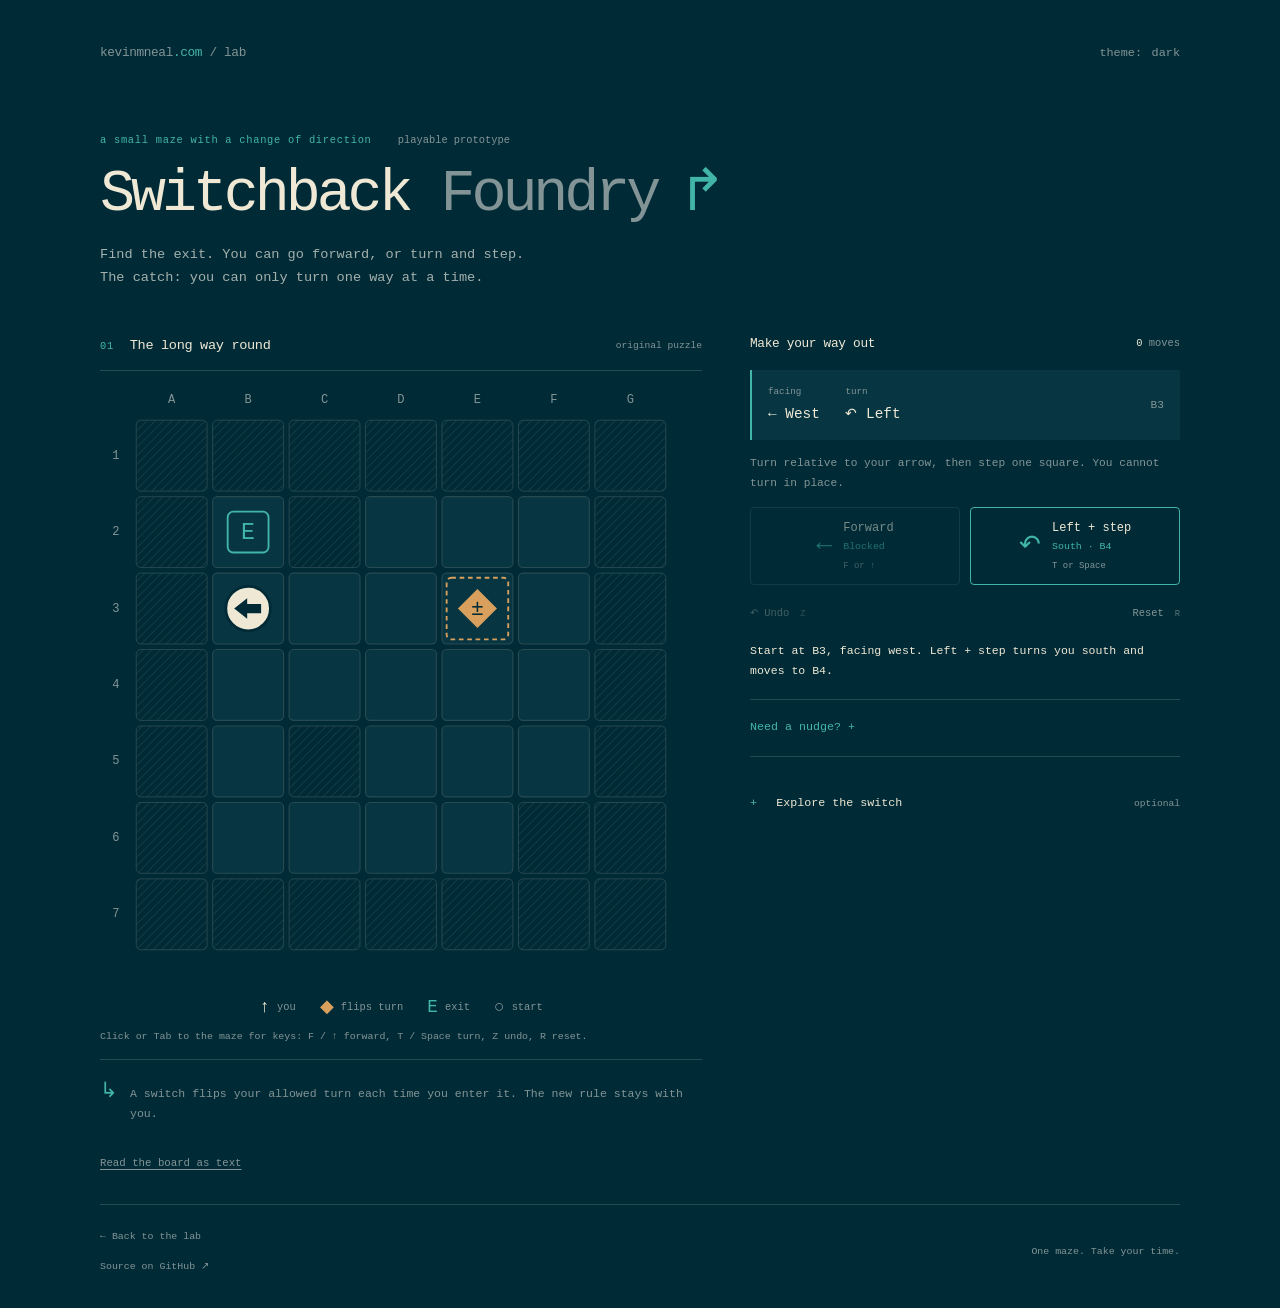
<file: docs/lab/switchback/index.html>
<!doctype html>
<html lang="en" data-theme="dark">
<head>
  <meta charset="utf-8">
  <meta name="viewport" content="width=device-width, initial-scale=1">
  <meta name="theme-color" content="#002b36">
  <meta name="description" content="A small puzzle about arriving differently. Play a maze, inspect its solution, and change one tile to see what makes it work.">
  <link rel="canonical" href="https://kevinmneal.com/lab/switchback/">
  <link rel="describedby" href="https://kevinmneal.com/llms.txt" type="text/plain">
  <link rel="icon" href="./favicon.svg" type="image/svg+xml">
  <link rel="stylesheet" href="./base.css">
  <link rel="stylesheet" href="./switchback.css?v=20261022-mobile-flow">
  <script type="module" src="./theme.mjs"></script>
  <script type="module" src="./app.mjs?v=20261022-mobile-flow"></script>
  <title>Switchback Foundry — Kevin M. Neal</title>
</head>
<body>
  <a class="skip-link" href="#main">Skip to puzzle</a>
  <div class="page switchback-page">
    <header class="topbar"><a class="wordmark" href="https://kevinmneal.com/lab/">kevinmneal<span>.com</span> / lab</a><button class="theme-toggle" id="theme-toggle" type="button" hidden>theme: <span id="theme-label">dark</span></button></header>
    <main id="main" tabindex="-1">
      <section class="intro-switchback">
        <p class="eyebrow">a small maze with a change of direction <span class="prototype">playable prototype</span></p>
        <h1>Switchback <span>Foundry</span><span class="title-mark" aria-hidden="true">↱</span></h1>
        <p>Find the exit. You can go forward, or turn and step.<br class="desktop-break"> The catch: you can only turn one way at a time.</p>
      </section>
      <noscript><p class="notice">This puzzle needs JavaScript for movement and the local solver. Enable JavaScript to play. Nothing is sent to a server.</p></noscript>
      <div class="instrument" id="instrument" hidden>
        <section class="board-section" aria-label="Puzzle board">
          <div class="board-heading"><h2><span class="eyebrow">01</span> <span id="puzzle-title">The maze</span></h2><span id="board-version">original puzzle</span></div>
          <div class="board-wrap"><svg id="board" viewBox="0 0 648 648" role="img" tabindex="0" aria-labelledby="board-title board-description" aria-describedby="keyboard-help" aria-keyshortcuts="F ArrowUp T Space Z R"><title id="board-title">Switchback maze</title><desc id="board-description"></desc><defs><pattern id="wall-hatch" patternUnits="userSpaceOnUse" width="9" height="9"><path d="M-2 2L2 -2M0 9L9 0M7 11L11 7" class="hatch"/></pattern></defs><g id="tiles"></g><g id="trail"></g><g id="markers"></g><g id="player"></g></svg></div>
          <div class="legend" aria-label="Board key"><span><i class="legend-player">↑</i> you</span><span><i class="legend-switch">◆</i> flips turn</span><span><i class="legend-exit">E</i> exit</span><span><i class="legend-start">○</i> start</span></div>

        </section>
        <div class="workbench">
          <section class="play-panel" aria-labelledby="play-heading">
            <div class="section-label"><h2 id="play-heading">Make your way out</h2><span><strong id="move-count">0</strong> <span id="move-unit">moves</span></span></div>
            <div class="state-strip"><div><span class="state-label">facing</span><strong id="heading-value">↑ North</strong></div><div><span class="state-label">turn</span><strong id="mode-value">↶ Left</strong></div><span class="coordinate"><span id="position-value"></span><span id="mobile-moves"></span></span></div>
            <p class="rule-copy">Turn relative to your arrow, then step one square. You cannot turn in place.</p>
            <div class="move-buttons"><button type="button" id="forward" class="action-button"><span class="action-icon" id="forward-icon" aria-hidden="true">↑</span><span class="action-copy"><span>Forward</span><span class="action-target" id="forward-target"></span><small>F or ↑</small></span></button><button type="button" id="turn" class="action-button"><span class="action-icon" id="turn-icon" aria-hidden="true">↶</span><span class="action-copy"><span id="turn-label">Left + step</span><span class="action-target" id="turn-target"></span><small>T or Space</small></span></button></div>
            <div class="small-controls"><button type="button" id="undo">↶ Undo <kbd>Z</kbd></button><button type="button" id="reset">Reset <kbd>R</kbd></button></div>
            <p id="message" class="message"></p>
            <p id="challenge-status" class="challenge-status" hidden></p>
            <div id="success-panel" class="success-panel" aria-label="After reaching the exit" hidden>
              <p>You found your way. The next challenge is up to you.</p>
              <div class="followup-buttons"><button type="button" id="start-challenge">Try the route challenge</button><button type="button" id="explore-switch">Explore the switch</button></div>
            </div>
            <section class="solution-panel" aria-label="Hints and walkthrough">
              <button type="button" id="hint-toggle" class="reveal-button" aria-expanded="false" aria-controls="hints">Need a nudge? <span aria-hidden="true">+</span></button>
              <div id="hints" class="hints" hidden>
                <p id="hint-count" class="eyebrow"></p><p id="hint-text"></p>
                <div class="hint-actions"><button type="button" id="next-hint" class="text-button">Another hint</button><button type="button" id="reveal" class="text-button">Show the full solution</button></div>
              </div>
              <div id="walkthrough" hidden>
                <div class="section-label"><h2>Follow the changing state</h2><button type="button" id="leave-reveal" class="text-button">Resume your run</button></div>
                <p id="reveal-step" class="reveal-step"></p>
                <div class="replay-buttons"><button type="button" id="previous-step" aria-label="Previous solution step">←</button><button type="button" id="auto-play">Play route</button><button type="button" id="next-step" aria-label="Next solution step">Next step →</button></div>
                <p id="step-explanation" class="step-explanation"></p>
                <div id="revisit" class="revisit" hidden></div>
              </div>
            </section>
          </section>
          <details class="edit-panel" id="experiment">
            <summary>Explore the switch <span>optional</span></summary>
            <div class="experiment-body">
              <p class="eyebrow">change one thing</p><h2 id="edit-heading">What do you expect?</h2>
              <p>Imagine the switch at <strong id="edit-coordinate"></strong> becomes ordinary floor. The passage stays open, but entering it no longer changes your turn rule. Could you still reach the exit?</p>
              <div class="tile-choice" role="group" aria-label="Your prediction"><button type="button" id="predict-yes" aria-pressed="false">A route still exists</button><button type="button" id="predict-no" aria-pressed="false">No route remains</button></div>
              <p id="prediction-status" class="prediction-status">Make a prediction, then try the changed maze or check your answer.</p>
              <div class="experiment-actions"><button type="button" id="try-prediction" disabled>Try with floor</button><button type="button" id="check-prediction" disabled>Check my prediction</button></div>
              <div id="experiment-result" class="solver-result" role="region" aria-label="Prediction result" hidden><span class="result-dot" aria-hidden="true"></span><div><strong id="solver-verdict"></strong><p id="solver-detail"></p></div></div>
              <details id="experiment-proof" class="experiment-proof" hidden><summary>How was this checked?</summary><p id="solver-proof"></p></details>
              <button type="button" id="restore" class="text-button" hidden>Return to the original maze ↗</button>
              <p class="edit-note">Trying the floor version starts a fresh run. Checking your prediction leaves your run in place.</p>
            </div>
          </details>
        </div>
        <section class="board-guide" aria-label="Board instructions">
          <p class="keyboard-help" id="keyboard-help">Click or Tab to the maze for keys: F / ↑ forward, T / Space turn, Z undo, R reset.</p>
          <div class="board-note"><span class="tiny-arrow" aria-hidden="true">↳</span><p id="board-note">A switch flips your allowed turn each time you enter it. The new rule stays with you.</p></div>
          <details class="board-text"><summary>Read the board as text</summary><pre id="text-board"></pre><p>Coordinates use column letters and row numbers. # wall · floor ◆ switch O start E exit. Your current position and available actions are described in the play panel.</p></details>
        </section>
      </div>
      <p id="announcement" class="visually-hidden" role="status" aria-live="polite" aria-atomic="true"></p>
      <section class="under-the-hood" id="afterword" hidden>
        <details><summary>A closer look at the way home <span aria-hidden="true">+</span></summary><div class="explanation"><p>A place in this puzzle has three parts: <strong>square, heading, and allowed turn.</strong> Come back facing another way, or allowed to turn the other way, and a route that was closed can open.</p><p>That is why a familiar square can become useful again. The route you take to a switch also determines the direction you face when its rule takes effect.</p><p>The local solver follows the same two moves you do, comparing complete states. You can ask it to check a prediction or reveal a route; it all happens in your browser.</p></div></details>
      </section>
    </main>
    <footer><div class="footer-links"><a href="https://kevinmneal.com/lab/">← Back to the lab</a><a href="https://github.com/kevinmneal/switchback-foundry">Source on GitHub ↗</a></div><span>One maze. Take your time.</span></footer>
  </div>
</body>
</html>
</file>
<file: docs/styles.css>
:root {
  color-scheme: dark;
  --bg: #002b36;
  --surface: #073642;
  --text: #a4b0ad;
  --muted: #839496;
  --heading: #eee8d5;
  --accent: #42b5a9;
  --line: #284a53;
  --focus: #b58900;
  --green: #a0ae36;
  --gold: #b58900;
  --blue: #268bd2;
  font-family: "SFMono-Regular", Consolas, "Liberation Mono", Menlo, monospace;
  font-size: 16px;
  -webkit-font-smoothing: antialiased;
  background: var(--bg);
  color: var(--text);
}
:root[data-theme="light"] {
  color-scheme: light;
  --bg: #fdf6e3;
  --surface: #eee8d5;
  --text: #50666d;
  --muted: #586e75;
  --heading: #073642;
  --accent: #08746e;
  --line: #d8d0b8;
  --focus: #836200;
  --green: #596900;
}
* { box-sizing: border-box; }
body { margin: 0; line-height: 1.7; }
h1, h2, p, figure { margin: 0; }
button, a, summary { -webkit-tap-highlight-color: transparent; }
a { color: inherit; text-decoration: none; text-underline-offset: .3em; }
a:hover { color: var(--accent); text-decoration: underline; }
button { font: inherit; color: inherit; }
button, summary { touch-action: manipulation; }
a:focus-visible, button:focus-visible, summary:focus-visible { outline: 2px solid var(--focus); outline-offset: 5px; border-radius: 1px; }
[hidden] { display: none !important; }
::selection { background: var(--accent); color: var(--bg); }
.page { width: min(100% - 6rem, 1080px); margin: 0 auto; }
.topbar { display: flex; justify-content: space-between; align-items: center; padding-top: 2.1rem; }
.wordmark { font-size: .8rem; color: var(--muted); letter-spacing: -.03em; }
.wordmark span { color: var(--accent); }
.theme-toggle { display: inline-flex; align-items: center; gap: .6rem; border: none; background: transparent; color: var(--muted); font-size: .74rem; padding: .55rem 0 .55rem .7rem; cursor: pointer; min-height: 38px; }
.theme-toggle:hover { color: var(--heading); }
.layout { display: grid; grid-template-columns: minmax(0, 1fr) 290px; column-gap: 3.2rem; align-items: start; }
.intro, .work, .about, .writing { grid-column: 1; min-width: 0; }
.intro { grid-row: 1; padding: 4.5rem 0 3.1rem; }
h1 { color: var(--heading); font-size: clamp(1.8rem, 3vw, 2.25rem); line-height: 1.2; font-weight: 500; letter-spacing: -.065em; }
.degree { font-size: .44em; font-weight: 400; letter-spacing: -.03em; color: var(--muted); }
.discipline { color: var(--accent); font-size: .8rem; margin-top: .8rem; }
.bio { max-width: 66ch; font-size: .84rem; line-height: 1.95; margin-top: 1.15rem; }
.companion-rail { grid-column: 2; grid-row: 1 / 5; position: sticky; top: 3rem; align-self: start; margin-top: 4rem; min-width: 0; }
.companion-stage { width: 100%; }
#companion { display: block; width: 100%; height: auto; aspect-ratio: 400 / 340; image-rendering: auto; }
.companion-meta { min-height: 3.4rem; padding-top: .3rem; text-align: center; }
#companion-label { color: var(--muted); font-size: .61rem; line-height: 1.6; min-height: 1.6em; }
.companion-controls { display: flex; align-items: center; justify-content: center; gap: 1.25rem; margin-top: .2rem; }
.companion-controls button { padding: .3rem .1rem; min-height: 32px; border: 0; background: none; color: var(--muted); font-size: .59rem; cursor: pointer; }
.companion-controls button:hover { color: var(--accent); }
.work { grid-row: 2; }
.section-heading { display: flex; align-items: baseline; justify-content: space-between; gap: 1rem; margin-bottom: 1rem; }
h2 { color: var(--muted); font-weight: 400; font-size: .68rem; letter-spacing: .025em; }
.interaction-hint, .section-heading > a { color: var(--muted); font-size: .61rem; }
.project { border-top: 1px solid var(--line); scroll-margin-top: 1.5rem; }
.project:last-child { border-bottom: 1px solid var(--line); }
summary { list-style: none; display: flex; align-items: center; gap: 1rem; padding: 1.3rem .1rem; cursor: pointer; position: relative; }
summary::-webkit-details-marker { display: none; }
.row-number { font-size: .61rem; color: var(--muted); width: 1.2rem; flex: 0 0 auto; }
.row-copy { flex: 1; min-width: 0; display: flex; flex-direction: column; gap: .25rem; }
.row-title { font-size: .94rem; letter-spacing: -.025em; color: var(--heading); }
.row-subtitle { font-size: .7rem; color: var(--muted); line-height: 1.65; }
.row-category { font-size: .59rem; color: var(--muted); }
.expand-icon { position: relative; display: block; width: 12px; height: 12px; margin-left: .3rem; flex: 0 0 auto; color: var(--muted); }
.expand-icon::before, .expand-icon::after { content: ''; position: absolute; background: currentColor; }
.expand-icon::before { height: 1px; width: 11px; top: 5px; left: 0; }
.expand-icon::after { height: 11px; width: 1px; top: 0; left: 5px; transition: transform .16s ease; }
.project[open] .expand-icon::after, .about-details[open] .expand-icon::after { transform: rotate(90deg); }
summary:hover .row-title, summary:hover .expand-icon, .project[open] .row-title { color: var(--accent); }
.project-content { display: grid; grid-template-columns: minmax(0, 1fr) 162px; align-items: center; gap: 1.5rem; padding: .15rem 0 1.7rem 2.3rem; }
.project-description { min-width: 0; font-size: .84rem; line-height: 1.95; }
.project-description p + p, .about-copy p + p { margin-top: 1em; }
.project-links { display: flex; flex-wrap: wrap; gap: .55rem 1.4rem; margin-top: .85rem; font-size: .7rem; color: var(--accent); }
.project-figure { min-width: 0; width: 100%; }
.project-figure svg, .project-figure img { display: block; width: 100%; height: auto; overflow: visible; }
.project-figure figcaption { text-align: center; font-size: .52rem; color: var(--muted); line-height: 1.5; margin-top: .4rem; }
.figure-surface { fill: var(--surface); stroke: var(--line); stroke-width: 1.4; }
.figure-line { stroke: var(--muted); stroke-width: 1.4; }
.figure-accent { stroke: var(--accent); stroke-width: 2; }
.figure-dot { fill: var(--muted); }
.map-contours { stroke: var(--accent); stroke-width: 1.2; opacity: .65; }
.map-points { fill: var(--gold); }
.packing-triangles polygon { fill: color-mix(in srgb, var(--accent) 12%, var(--bg)); stroke: var(--accent); stroke-width: 2.8; }
.packing-triangles polygon:nth-child(3n + 2) { fill: color-mix(in srgb, var(--blue) 12%, var(--bg)); stroke: var(--blue); }
.packing-triangles polygon:nth-child(3n) { fill: color-mix(in srgb, var(--gold) 12%, var(--bg)); stroke: var(--gold); }
.packing-boundary { stroke: var(--muted); stroke-width: 2; }
.token-boxes rect { stroke: var(--line); stroke-width: 1; }
.token-boxes .selected-token { fill: color-mix(in srgb, var(--green) 12%, var(--bg)); stroke: var(--green); }
.token-text { fill: var(--text); font: 10px "SFMono-Regular", Consolas, "Liberation Mono", Menlo, monospace; text-anchor: middle; }
.selected-token-text { fill: var(--green); }
.signal-line { stroke: var(--green); stroke-width: 2; }
.other-experiments { margin-top: 1rem; font-size: .7rem; color: var(--muted); }
.other-experiments a { color: var(--accent); }
.about { grid-row: 3; margin-top: 1.7rem; }
.about-details { border: 1px solid var(--line); border-left: 2px solid var(--accent); background: color-mix(in srgb, var(--surface) 55%, var(--bg)); }
.about-details summary { justify-content: space-between; padding: .9rem 1rem; font-size: .9rem; color: var(--heading); }
.about-details summary:hover, .about-details[open] summary { color: var(--accent); }
.about-copy { max-width: 68ch; padding: .2rem 1rem 1.1rem; font-size: .84rem; line-height: 1.95; }
.writing { grid-row: 4; margin-top: 2.5rem; }
.publication-group { margin: 1.5rem 0 .4rem; color: var(--accent); font-size: .7rem; font-weight: 400; }
.papers { margin: 0; padding: 0; list-style: none; }
.papers li { display: grid; grid-template-columns: minmax(0, 1fr) 34px; gap: 1rem; font-size: .78rem; line-height: 1.85; margin-top: 1.1rem; }
.paper-venue { display: block; color: var(--muted); font-size: .68rem; margin-top: .2rem; }
.paper-venue cite { font-style: normal; }
.papers time { color: var(--muted); font-size: .65rem; padding-top: .15rem; text-align: right; }
.papers a { color: var(--text); }
.papers a span { color: var(--accent); }
footer { margin-top: 3rem; border-top: 1px solid var(--line); padding: 1.5rem 0 2.2rem; display: flex; align-items: center; justify-content: space-between; gap: 1.5rem; color: var(--muted); font-size: .63rem; }
footer nav { display: flex; flex-wrap: wrap; gap: .75rem 1.6rem; }
.footer-links { display: grid; gap: .85rem; min-width: 0; }
.reading-links { font-size: .6rem; }
.copyright { font-size: .58rem; white-space: nowrap; }
.skip-link { position: absolute; z-index: 10; top: -6rem; left: 1rem; padding: .5rem 1rem; color: var(--heading); background: var(--surface); }
.skip-link:focus { top: .5rem; }
@media (max-width: 1060px) {
  .page { width: calc(100% - 4rem); }
  .layout { grid-template-columns: minmax(0, 1fr) 230px; column-gap: 2rem; }
  .row-category { display: none; }
  .project-content { grid-template-columns: minmax(0, 1fr) 136px; gap: 1rem; }
}
@media (max-width: 800px) {
  .page { width: calc(100% - 3rem); }
  .topbar { padding-top: 1.2rem; }
  .layout { display: flex; flex-direction: column; }
  .intro { order: 0; width: 100%; padding: 3.1rem 0 1.8rem; }
  h1 { font-size: 2rem; }
  .bio { max-width: 68ch; }
  .companion-rail { order: 1; position: sticky; z-index: 3; top: 0; display: flex; flex-direction: row-reverse; align-items: center; justify-content: space-between; width: 100%; margin-top: 0; margin-bottom: 1.8rem; padding: .15rem 0 .4rem; border-bottom: 1px solid var(--line); background: var(--bg); }
  .companion-stage { flex: 0 0 108px; width: 108px; }
  .companion-meta { padding: 0 .5rem 0 0; min-height: 0; max-width: 24ch; text-align: left; }
  #companion-label { font-size: .62rem; }
  .companion-controls { justify-content: flex-start; gap: 1.35rem; margin-top: .3rem; }
  .companion-controls button { font-size: .6rem; min-height: 36px; }
  .work { order: 2; width: 100%; }
  .about { order: 3; width: 100%; }
  .writing { order: 4; width: 100%; }
  .project, summary, .project-links a, .papers a, .other-experiments a { scroll-margin-top: 120px; }
  .project-content { grid-template-columns: minmax(0, 1fr) 166px; gap: 1.5rem; }
  .row-category { display: block; }
  .row-title { font-size: .9rem; }
  .row-subtitle { font-size: .75rem; }
}
@media (max-width: 560px) {
  .row-category { display: none; }
  summary { gap: .9rem; padding: 1.1rem 0; }
  .project-content { grid-template-columns: minmax(0, 1fr); gap: 1.2rem; padding-left: 2.1rem; }
  .project-figure { width: 178px; justify-self: center; }
  .packing-figure { width: 155px; }
  .terminal-figure { width: 142px; }
  .papers li { gap: .75rem; }
  .writing { margin-top: 2.5rem; }
  footer { align-items: flex-start; }
}
@media (max-width: 380px) {
  .page { width: calc(100% - 2.25rem); }
  h1 { font-size: 1.75rem; }
  .discipline { font-size: .75rem; }
  #companion-label { font-size: .56rem; }
  .companion-controls button { font-size: .56rem; }
  .row-title { font-size: .88rem; }
  .row-number { font-size: .57rem; width: .95rem; }
  .project-content { padding-left: 0; }
  .project-links { font-size: .64rem; }
  footer nav { gap: .6rem 1rem; font-size: .59rem; }
  .copyright { display: none; }
}
@media (prefers-reduced-motion: reduce) {
  *, *::before, *::after { animation: none !important; transition: none !important; scroll-behavior: auto !important; }
}
@media print {
  :root { --bg: white; --surface: white; --text: #333; --muted: #555; --heading: #111; --accent: #222; --line: #ccc; }
  .page { width: 100%; }
  .layout { display: block; }
  .theme-toggle, .companion-rail, .interaction-hint, .expand-icon, .skip-link { display: none; }
  .intro { padding: 2rem 0; }
  .project { break-inside: avoid; }
}

/* A small field trip, tucked behind the companion. */
.companion-secret { display: block; width: 100%; padding: 0; border: 0; background: transparent; cursor: pointer; }
.companion-secret:focus-visible { outline-offset: -2px; }
body.hop-open { overflow: hidden; }
.hop-dialog { width: min(940px, calc(100% - 2rem)); max-height: calc(100dvh - 2rem); padding: 1.5rem; border: 1px solid var(--accent); border-radius: 8px; background: var(--bg); color: var(--text); box-shadow: 0 24px 100px #0008; overflow: auto; }
.hop-dialog::backdrop { background: #001820d9; backdrop-filter: blur(5px); }
.hop-header { display: flex; justify-content: space-between; gap: 1rem; align-items: center; }
.hop-eyebrow { color: var(--accent); font-size: .62rem; }
.hop-header h2 { color: var(--heading); font-size: 1.75rem; font-weight: 700; letter-spacing: -.07em; line-height: 1.4; }
.hop-close, .hop-pause { border: 0; background: none; cursor: pointer; font-size: .7rem; min-height: 44px; padding: .4rem .6rem; }
.hop-close:hover, .hop-pause:hover { color: var(--heading); }
.hop-close span { font-size: 1.2rem; margin-left: .5rem; }
.hop-scoreboard { display: flex; align-items: center; gap: 1.7rem; margin: 1rem 0; font-size: .65rem; color: var(--muted); }
.hop-scoreboard strong { color: var(--heading); font-size: .85rem; font-weight: 400; margin-left: .35rem; font-variant-numeric: tabular-nums; }
.hop-hearts { margin-left: auto; color: #db6d86; font-size: 1rem; white-space: nowrap; }
.hop-arena { position: relative; border: 1px solid var(--line); border-radius: 4px; overflow: hidden; }
#hop-canvas { display: block; width: 100%; aspect-ratio: 900 / 340; touch-action: manipulation; outline: none; }
#hop-canvas:focus-visible { box-shadow: inset 0 0 0 2px var(--focus); }
.hop-overlay { position: absolute; inset: 0; display: grid; place-items: center; padding: 1rem; background: color-mix(in srgb, var(--bg) 35%, transparent); }
.hop-card { max-width: 420px; padding: 1.3rem 1.7rem; background: var(--bg); border: 1px solid var(--line); border-radius: 4px; text-align: center; box-shadow: 0 8px 25px #0002; }
.hop-card h3 { color: var(--heading); margin: 0; font-weight: 400; font-size: 1rem; line-height: 1.5; }
.hop-card p { font-size: .71rem; line-height: 1.7; margin: .65rem 0 1rem; }
.hop-start { padding: .6rem 1.25rem; border: 1px solid var(--accent); border-radius: 3px; color: var(--bg); background: var(--accent); cursor: pointer; font-size: .78rem; min-height: 44px; }
.hop-controls { display: flex; align-items: stretch; gap: .75rem; margin-top: 1rem; }
.hop-action { padding: .5rem 1rem; min-height: 48px; border: 1px solid var(--line); border-radius: 3px; background: var(--surface); cursor: pointer; font-size: .78rem; text-align: left; }
.hop-action:hover:not(:disabled) { border-color: var(--accent); color: var(--heading); }
.hop-dialog kbd { font: inherit; font-size: .58rem; margin-left: .6rem; color: var(--muted); }
.hop-shout { min-width: 156px; }
.hop-shout[aria-disabled="true"] { color: var(--muted); }
.hop-charge { display: block; height: 3px; margin-top: .3rem; background: var(--line); overflow: hidden; }
.hop-charge > span { display: block; height: 100%; width: 100%; background: var(--accent); }
.hop-pause { margin-left: auto; }
.hop-instructions { margin-top: 1rem; font-size: .67rem; line-height: 1.8; max-width: 80ch; }
.hop-status { font-size: .62rem; color: var(--muted); min-height: 1.8em; margin-top: .5rem; }
.hop-dialog button:disabled { opacity: .55; cursor: default; }
@media (max-width: 560px) {
  .hop-dialog { width: calc(100% - 1rem); max-height: calc(100dvh - 1rem); padding: .85rem; }
  .hop-header h2 { font-size: 1.5rem; }
  .hop-scoreboard { gap: .8rem; font-size: .58rem; }
  .hop-scoreboard strong { display: block; margin-left: 0; }
  #hop-canvas { aspect-ratio: 510 / 340; }
  .hop-card { padding: 1rem; }
  .hop-card h3 { font-size: .88rem; }
  .hop-card p { font-size: .64rem; }
  .hop-controls { gap: .45rem; }
  .hop-action { padding: .5rem .7rem; font-size: .7rem; }
  .hop-dialog kbd { display: none; }
  .hop-shout { min-width: 112px; }
  .hop-pause { padding: .4rem .3rem; font-size: .64rem; }
}
@media print { .hop-dialog { display: none; } }

.hop-header-actions { display: flex; align-items: center; gap: .5rem; }
.hop-sound { padding: .3rem .5rem; min-height: 44px; border: 0; background: transparent; color: var(--muted); font-size: .62rem; cursor: pointer; }
.hop-sound[aria-pressed="true"] { color: var(--accent); }
.hop-runline { display: flex; justify-content: space-between; gap: 1rem; color: var(--accent); font-size: .62rem; margin: .6rem 0 -.5rem; }
.hop-runline strong { font-weight: 400; font-variant-numeric: tabular-nums; }
.hop-close span { margin: 0; }
.lab-page { max-width: 860px; }
.lab-intro { padding: 4.8rem 0 2.4rem; max-width: 66ch; }
.lab-kicker { display: block; color: var(--accent); font-size: .65rem; }
.lab-intro h1 { margin: .6rem 0 1rem; }
.lab-intro > p:last-child { font-size: .85rem; line-height: 1.9; }
.lab-feature { display: grid; grid-template-columns: minmax(0, 1fr) 170px; align-items: center; gap: 1.7rem; padding: 2rem; border: 1px solid var(--line); background: var(--surface); border-radius: 5px; }
.lab-feature h2, .lab-card h2 { color: var(--heading); font-size: 1.25rem; letter-spacing: -.045em; margin: .5rem 0 .8rem; }
.lab-feature h2 { font-size: 2rem; font-weight: 700; }
.lab-feature p, .lab-card p { color: var(--text); font-size: .78rem; line-height: 1.9; }
.lab-feature:hover, .lab-card:hover { text-decoration: none; border-color: var(--accent); }
.lab-cta { display: inline-block; margin-top: 1.15rem; font-size: .73rem; color: var(--accent); }
.lab-toad { display: block; width: 170px; height: 170px; background: url('./assets/game/croak-v2.png') 66.6667% 66.6667% / 400% 400%; transition: transform .2s ease; }
.lab-feature:hover .lab-toad { transform: rotate(-4deg) translateY(-4px); }
.lab-grid { display: grid; grid-template-columns: repeat(2, minmax(0, 1fr)); gap: 1.2rem; margin-top: 1.2rem; }
.lab-card { padding: 1.6rem; border: 1px solid var(--line); border-radius: 5px; }
.lab-card h2 { font-size: 1rem; line-height: 1.5; }
.lab-soon { padding: 2.8rem 0 .5rem; max-width: 55ch; }
.lab-soon > span { color: var(--accent); letter-spacing: .5em; }
.lab-soon h2 { color: var(--heading); font-size: .85rem; margin: .35rem 0 .5rem; }
.lab-soon p { font-size: .75rem; color: var(--muted); }
@media (max-width: 560px) {
  .lab-intro { padding-top: 3.2rem; }
  .lab-feature { padding: 1.3rem; grid-template-columns: minmax(0, 1fr); gap: .7rem; }
  .lab-toad { grid-row: 1; width: 110px; height: 110px; justify-self: end; margin-bottom: -1.5rem; }
  .lab-feature .lab-kicker { max-width: 16ch; }
  .lab-grid { grid-template-columns: minmax(0, 1fr); }
  .hop-header-actions { gap: .1rem; }
  .hop-sound { font-size: .58rem; padding: .3rem; }
}
</file>
<file: previews/spadefoot-scenes-v1/styles.css>
:root {
  color-scheme: dark;
  --bg: #002b36;
  --surface: #073642;
  --text: #a4b0ad;
  --muted: #839496;
  --heading: #eee8d5;
  --accent: #42b5a9;
  --line: #284a53;
  --focus: #b58900;
  font-family: "SFMono-Regular", Consolas, "Liberation Mono", Menlo, monospace;
  font-size: 16px;
  -webkit-font-smoothing: antialiased;
  background: var(--bg);
  color: var(--text);
}
:root[data-theme="light"] {
  color-scheme: light;
  --bg: #fdf6e3;
  --surface: #eee8d5;
  --text: #50666d;
  --muted: #586e75;
  --heading: #073642;
  --accent: #08746e;
  --line: #d8d0b8;
  --focus: #836200;
}
* { box-sizing: border-box; }
body { margin: 0; line-height: 1.7; }
h1, h2, p, figure { margin: 0; }
button, a, summary { -webkit-tap-highlight-color: transparent; }
a { color: inherit; text-decoration: none; text-underline-offset: .3em; }
a:hover { color: var(--accent); text-decoration: underline; }
button { font: inherit; color: inherit; }
button, summary { touch-action: manipulation; }
a:focus-visible, button:focus-visible, summary:focus-visible { outline: 2px solid var(--focus); outline-offset: 5px; border-radius: 1px; }
[hidden] { display: none !important; }
::selection { background: var(--accent); color: var(--bg); }
.page { width: min(100% - 6rem, 850px); margin: 0 auto; }
.topbar { display: flex; justify-content: space-between; align-items: center; padding-top: 2.1rem; }
.wordmark { font-size: .8rem; color: var(--muted); letter-spacing: -.03em; }
.wordmark span { color: var(--accent); }
.theme-toggle { display: inline-flex; align-items: center; gap: .6rem; border: none; background: transparent; color: var(--muted); font-size: .74rem; padding: .55rem 0 .55rem .7rem; cursor: pointer; min-height: 38px; }
.theme-toggle:hover { color: var(--heading); }
.intro { padding: 4.4rem 0 3.3rem; }
h1 { color: var(--heading); font-size: clamp(1.85rem, 4vw, 2.5rem); line-height: 1.2; font-weight: 500; letter-spacing: -.065em; }
.degree { font-size: .44em; font-weight: 400; letter-spacing: -.03em; color: var(--muted); }
.discipline { color: var(--accent); font-size: .85rem; margin-top: .85rem; }
.bio { max-width: 67ch; font-size: .83rem; line-height: 1.95; margin-top: 1.2rem; }
.section-heading { display: flex; align-items: baseline; justify-content: space-between; gap: 1rem; margin-bottom: 1rem; }
h2 { color: var(--muted); font-weight: 400; font-size: .71rem; letter-spacing: .025em; }
.interaction-hint, .section-heading > a { color: var(--muted); font-size: .65rem; }
.project { border-top: 1px solid var(--line); }
.project:last-child { border-bottom: 1px solid var(--line); }
summary { list-style: none; display: flex; align-items: center; gap: 1.2rem; padding: 1.35rem .15rem; cursor: pointer; position: relative; }
summary::-webkit-details-marker { display: none; }
.row-number { font-size: .65rem; color: var(--muted); width: 1.25rem; flex: 0 0 auto; }
.row-copy { flex: 1; min-width: 0; display: flex; flex-direction: column; gap: .25rem; }
.row-title { font-size: .94rem; letter-spacing: -.025em; color: var(--heading); }
.row-subtitle { font-size: .7rem; color: var(--muted); }
.row-category { font-size: .65rem; color: var(--muted); }
.expand-icon { position: relative; display: block; width: 12px; height: 12px; margin-left: .6rem; flex: 0 0 auto; color: var(--muted); }
.expand-icon::before, .expand-icon::after { content: ''; position: absolute; background: currentColor; }
.expand-icon::before { height: 1px; width: 11px; top: 5px; left: 0; }
.expand-icon::after { height: 11px; width: 1px; top: 0; left: 5px; transition: transform .16s ease; }
.project[open] .expand-icon::after { transform: rotate(90deg); }
summary:hover .row-title, summary:hover .expand-icon, .project[open] .row-title { color: var(--accent); }
.project-content { padding: .25rem 0 1.6rem 2.6rem; }
.scene { background: var(--surface); border: 1px solid var(--line); border-radius: 3px; overflow: hidden; }
.scene canvas { display: block; width: 100%; max-width: 640px; margin-inline: auto; height: auto; aspect-ratio: 640 / 260; }
.scene figcaption { display: flex; justify-content: space-between; align-items: center; gap: 1rem; border-top: 1px solid var(--line); padding: .35rem .85rem; color: var(--text); font-size: .58rem; }
.scene-controls { display: flex; align-items: center; gap: 1rem; flex: 0 0 auto; }
.scene-controls button { border: 0; background: none; padding: .35rem 0; min-height: 30px; cursor: pointer; font-size: .61rem; color: var(--text); }
.scene-controls button:hover { color: var(--heading); }
.scene-controls .replay { color: var(--accent); }
.project-description { padding: 1.15rem 0 0; font-size: .77rem; line-height: 1.9; max-width: 78ch; }
.project-links { display: flex; flex-wrap: wrap; gap: .7rem 1.7rem; margin-top: .9rem; font-size: .72rem; color: var(--accent); }
.writing { margin-top: 3.2rem; }
.papers { margin: 0; padding: 0; list-style: none; }
.papers li { display: grid; grid-template-columns: 95px minmax(0, 1fr) 34px; gap: 1.3rem; font-size: .72rem; line-height: 1.8; margin-top: 1.2rem; }
.paper-kind, .papers time { color: var(--muted); font-size: .62rem; padding-top: .15rem; }
.papers a { color: var(--text); }
.papers a span { color: var(--accent); }
footer { margin-top: 3rem; border-top: 1px solid var(--line); padding: 1.5rem 0 2.2rem; display: flex; align-items: center; justify-content: space-between; gap: 1.5rem; color: var(--muted); font-size: .66rem; }
footer nav { display: flex; flex-wrap: wrap; gap: .75rem 1.6rem; }
.copyright { font-size: .6rem; white-space: nowrap; }
.skip-link { position: absolute; top: -6rem; left: 1rem; padding: .5rem 1rem; color: var(--heading); background: var(--surface); }
.skip-link:focus { top: .5rem; }
@media (max-width: 700px) {
  .page { width: calc(100% - 3rem); }
  .topbar { padding-top: 1.2rem; }
  .intro { padding: 3.3rem 0 2.6rem; }
  .row-category { display: none; }
  summary { gap: 1rem; padding: 1.15rem 0; }
  .row-subtitle { font-size: .65rem; }
  .project-content { padding-left: 0; }
  .papers li { grid-template-columns: 1fr 34px; gap: .15rem 1rem; margin-top: 1.45rem; }
  .paper-kind { grid-column: 1; }
  .papers a { grid-column: 1; grid-row: 2; }
  .papers time { grid-column: 2; grid-row: 1; text-align: right; }
  .writing { margin-top: 2.5rem; }
  footer { align-items: flex-start; }
}
@media (max-width: 420px) {
  .page { width: calc(100% - 2.5rem); }
  .discipline { font-size: .74rem; }
  .bio { font-size: .77rem; }
  .row-title { font-size: .83rem; }
  .row-subtitle { font-size: .61rem; }
  .row-number { font-size: .59rem; width: 1rem; }
  .scene figcaption { gap: .5rem; font-size: .49rem; padding: .25rem .6rem; }
  .scene-controls { gap: .7rem; }
  .scene-controls button { font-size: .55rem; }
  footer nav { gap: .6rem 1rem; font-size: .62rem; }
  .copyright { display: none; }
}
@media (prefers-reduced-motion: reduce) {
  *, *::before, *::after { animation: none !important; transition: none !important; scroll-behavior: auto !important; }
  .scene-controls { display: none !important; }
}
@media print {
  :root { --bg: white; --surface: white; --text: #333; --muted: #555; --heading: #111; --accent: #222; --line: #ccc; }
  .page { width: 100%; }
  .theme-toggle, .scene, .interaction-hint, .expand-icon, .skip-link { display: none; }
  .intro { padding: 2rem 0; }
  .project { break-inside: avoid; }
}
</file>
<file: previews/spadefoot-scenes/styles.css>
:root {
  color-scheme: dark;
  --bg: #002b36;
  --surface: #073642;
  --text: #a4b0ad;
  --muted: #839496;
  --heading: #eee8d5;
  --accent: #42b5a9;
  --line: #284a53;
  --focus: #b58900;
  --green: #a0ae36;
  --gold: #b58900;
  --blue: #268bd2;
  font-family: "SFMono-Regular", Consolas, "Liberation Mono", Menlo, monospace;
  font-size: 16px;
  -webkit-font-smoothing: antialiased;
  background: var(--bg);
  color: var(--text);
}
:root[data-theme="light"] {
  color-scheme: light;
  --bg: #fdf6e3;
  --surface: #eee8d5;
  --text: #50666d;
  --muted: #586e75;
  --heading: #073642;
  --accent: #08746e;
  --line: #d8d0b8;
  --focus: #836200;
  --green: #6f8000;
}
* { box-sizing: border-box; }
body { margin: 0; line-height: 1.7; }
h1, h2, p, figure { margin: 0; }
button, a, summary { -webkit-tap-highlight-color: transparent; }
a { color: inherit; text-decoration: none; text-underline-offset: .3em; }
a:hover { color: var(--accent); text-decoration: underline; }
button { font: inherit; color: inherit; }
button, summary { touch-action: manipulation; }
a:focus-visible, button:focus-visible, summary:focus-visible { outline: 2px solid var(--focus); outline-offset: 5px; border-radius: 1px; }
[hidden] { display: none !important; }
::selection { background: var(--accent); color: var(--bg); }
.page { width: min(100% - 6rem, 1080px); margin: 0 auto; }
.topbar { display: flex; justify-content: space-between; align-items: center; padding-top: 2.1rem; }
.wordmark { font-size: .8rem; color: var(--muted); letter-spacing: -.03em; }
.wordmark span { color: var(--accent); }
.theme-toggle { display: inline-flex; align-items: center; gap: .6rem; border: none; background: transparent; color: var(--muted); font-size: .74rem; padding: .55rem 0 .55rem .7rem; cursor: pointer; min-height: 38px; }
.theme-toggle:hover { color: var(--heading); }
.layout { display: grid; grid-template-columns: minmax(0, 1fr) 290px; column-gap: 3.2rem; align-items: start; }
.intro, .work, .writing { grid-column: 1; min-width: 0; }
.intro { grid-row: 1; padding: 4.5rem 0 3.1rem; }
h1 { color: var(--heading); font-size: clamp(1.8rem, 3vw, 2.25rem); line-height: 1.2; font-weight: 500; letter-spacing: -.065em; }
.degree { font-size: .44em; font-weight: 400; letter-spacing: -.03em; color: var(--muted); }
.discipline { color: var(--accent); font-size: .8rem; margin-top: .8rem; }
.bio { max-width: 66ch; font-size: .84rem; line-height: 1.95; margin-top: 1.15rem; }
.companion-rail { grid-column: 2; grid-row: 1 / 4; position: sticky; top: 3rem; align-self: start; margin-top: 4rem; min-width: 0; }
.companion-stage { width: 100%; }
#companion { display: block; width: 100%; height: auto; aspect-ratio: 400 / 340; image-rendering: auto; }
.companion-meta { min-height: 3.4rem; padding-top: .3rem; text-align: center; }
#companion-label { color: var(--muted); font-size: .61rem; line-height: 1.6; min-height: 1.6em; }
.companion-controls { display: flex; align-items: center; justify-content: center; gap: 1.25rem; margin-top: .2rem; }
.companion-controls button { padding: .3rem .1rem; min-height: 32px; border: 0; background: none; color: var(--muted); font-size: .59rem; cursor: pointer; }
.companion-controls button:hover { color: var(--accent); }
.work { grid-row: 2; }
.section-heading { display: flex; align-items: baseline; justify-content: space-between; gap: 1rem; margin-bottom: 1rem; }
h2 { color: var(--muted); font-weight: 400; font-size: .68rem; letter-spacing: .025em; }
.interaction-hint, .section-heading > a { color: var(--muted); font-size: .61rem; }
.project { border-top: 1px solid var(--line); scroll-margin-top: 1.5rem; }
.project:last-child { border-bottom: 1px solid var(--line); }
summary { list-style: none; display: flex; align-items: center; gap: 1rem; padding: 1.3rem .1rem; cursor: pointer; position: relative; }
summary::-webkit-details-marker { display: none; }
.row-number { font-size: .61rem; color: var(--muted); width: 1.2rem; flex: 0 0 auto; }
.row-copy { flex: 1; min-width: 0; display: flex; flex-direction: column; gap: .25rem; }
.row-title { font-size: .94rem; letter-spacing: -.025em; color: var(--heading); }
.row-subtitle { font-size: .7rem; color: var(--muted); line-height: 1.65; }
.row-category { font-size: .59rem; color: var(--muted); }
.expand-icon { position: relative; display: block; width: 12px; height: 12px; margin-left: .3rem; flex: 0 0 auto; color: var(--muted); }
.expand-icon::before, .expand-icon::after { content: ''; position: absolute; background: currentColor; }
.expand-icon::before { height: 1px; width: 11px; top: 5px; left: 0; }
.expand-icon::after { height: 11px; width: 1px; top: 0; left: 5px; transition: transform .16s ease; }
.project[open] .expand-icon::after { transform: rotate(90deg); }
summary:hover .row-title, summary:hover .expand-icon, .project[open] .row-title { color: var(--accent); }
.project-content { display: grid; grid-template-columns: minmax(0, 1fr) 162px; align-items: center; gap: 1.5rem; padding: .15rem 0 1.7rem 2.3rem; }
.project-description { min-width: 0; font-size: .8rem; line-height: 1.95; }
.project-links { display: flex; flex-wrap: wrap; gap: .55rem 1.4rem; margin-top: .85rem; font-size: .7rem; color: var(--accent); }
.project-figure { min-width: 0; width: 100%; }
.project-figure svg { display: block; width: 100%; height: auto; overflow: visible; }
.project-figure figcaption { text-align: center; font-size: .52rem; color: var(--muted); line-height: 1.5; margin-top: .4rem; }
.figure-surface { fill: var(--surface); stroke: var(--line); stroke-width: 1.4; }
.figure-line { stroke: var(--muted); stroke-width: 1.4; }
.figure-accent { stroke: var(--accent); stroke-width: 2; }
.figure-dot { fill: var(--muted); }
.map-contours { stroke: var(--accent); stroke-width: 1.2; opacity: .65; }
.map-points { fill: var(--gold); }
.packing-triangles polygon { fill: color-mix(in srgb, var(--accent) 12%, var(--bg)); stroke: var(--accent); stroke-width: 2.8; }
.packing-triangles polygon:nth-child(3n + 2) { fill: color-mix(in srgb, var(--blue) 12%, var(--bg)); stroke: var(--blue); }
.packing-triangles polygon:nth-child(3n) { fill: color-mix(in srgb, var(--gold) 12%, var(--bg)); stroke: var(--gold); }
.packing-boundary { stroke: var(--muted); stroke-width: 2; }
.token-boxes rect { stroke: var(--line); stroke-width: 1; }
.token-boxes .selected-token { fill: color-mix(in srgb, var(--green) 12%, var(--bg)); stroke: var(--green); }
.token-text { fill: var(--text); font: 10px "SFMono-Regular", Consolas, "Liberation Mono", Menlo, monospace; text-anchor: middle; }
.selected-token-text { fill: var(--green); }
.signal-line { stroke: var(--green); stroke-width: 2; }
.writing { grid-row: 3; margin-top: 3rem; }
.papers { margin: 0; padding: 0; list-style: none; }
.papers li { display: grid; grid-template-columns: 76px minmax(0, 1fr) 30px; gap: .9rem; font-size: .73rem; line-height: 1.9; margin-top: 1.2rem; }
.paper-kind, .papers time { color: var(--muted); font-size: .57rem; padding-top: .15rem; }
.papers a { color: var(--text); }
.papers a span { color: var(--accent); }
footer { margin-top: 3rem; border-top: 1px solid var(--line); padding: 1.5rem 0 2.2rem; display: flex; align-items: center; justify-content: space-between; gap: 1.5rem; color: var(--muted); font-size: .63rem; }
footer nav { display: flex; flex-wrap: wrap; gap: .75rem 1.6rem; }
.copyright { font-size: .58rem; white-space: nowrap; }
.skip-link { position: absolute; z-index: 10; top: -6rem; left: 1rem; padding: .5rem 1rem; color: var(--heading); background: var(--surface); }
.skip-link:focus { top: .5rem; }
@media (max-width: 1060px) {
  .page { width: calc(100% - 4rem); }
  .layout { grid-template-columns: minmax(0, 1fr) 230px; column-gap: 2rem; }
  .row-category { display: none; }
  .project-content { grid-template-columns: minmax(0, 1fr) 136px; gap: 1rem; }
}
@media (max-width: 800px) {
  .page { width: calc(100% - 3rem); }
  .topbar { padding-top: 1.2rem; }
  .layout { display: flex; flex-direction: column; }
  .intro { order: 0; width: 100%; padding: 3.1rem 0 1.8rem; }
  h1 { font-size: 2rem; }
  .bio { max-width: 68ch; }
  .companion-rail { order: 1; position: sticky; z-index: 3; top: 0; display: flex; flex-direction: row-reverse; align-items: center; justify-content: space-between; width: 100%; margin-top: 0; margin-bottom: 1.8rem; padding: .15rem 0 .4rem; border-bottom: 1px solid var(--line); background: var(--bg); }
  .companion-stage { flex: 0 0 clamp(126px, 32vw, 158px); width: clamp(126px, 32vw, 158px); }
  .companion-meta { padding: 0 .5rem 0 0; min-height: 0; max-width: 24ch; text-align: left; }
  #companion-label { font-size: .62rem; }
  .companion-controls { justify-content: flex-start; gap: 1.35rem; margin-top: .3rem; }
  .companion-controls button { font-size: .6rem; min-height: 36px; }
  .work { order: 2; width: 100%; }
  .writing { order: 3; width: 100%; }
  .project, summary, .project-links a, .papers a { scroll-margin-top: 160px; }
  .project-content { grid-template-columns: minmax(0, 1fr) 166px; gap: 1.5rem; }
  .row-category { display: block; }
  .row-title { font-size: .9rem; }
  .row-subtitle { font-size: .66rem; }
  .project-description { font-size: .8rem; }
  .papers li { grid-template-columns: 84px minmax(0, 1fr) 30px; font-size: .7rem; }
}
@media (max-width: 560px) {
  .row-category { display: none; }
  summary { gap: .9rem; padding: 1.1rem 0; }
  .row-subtitle { font-size: .62rem; }
  .project-content { grid-template-columns: minmax(0, 1fr); gap: 1.2rem; padding-left: 2.1rem; }
  .project-figure { width: 178px; justify-self: center; }
  .packing-figure { width: 155px; }
  .terminal-figure { width: 142px; }
  .project-description { font-size: .8rem; }
  .job-content { grid-template-columns: minmax(0,1fr) 110px; gap: .75rem; }
  .job-content .terminal-figure { width: 110px; }
  .papers li { grid-template-columns: 1fr 30px; gap: .15rem 1rem; margin-top: 1.45rem; }
  .paper-kind { grid-column: 1; }
  .papers a { grid-column: 1; grid-row: 2; }
  .papers time { grid-column: 2; grid-row: 1; text-align: right; }
  .writing { margin-top: 2.5rem; }
  footer { align-items: flex-start; }
}
@media (max-width: 380px) {
  .page { width: calc(100% - 2.25rem); }
  h1 { font-size: 1.75rem; }
  .discipline { font-size: .68rem; }
  .bio { font-size: .74rem; }
  .companion-stage { flex-basis: 120px; width: 120px; }
  #companion-label { font-size: .56rem; }
  .companion-controls button { font-size: .56rem; }
  .row-title { font-size: .81rem; }
  .row-subtitle { font-size: .58rem; }
  .row-number { font-size: .57rem; width: .95rem; }
  .project-content { padding-left: 0; }
  .project-description { font-size: .78rem; }
  .project-links { font-size: .64rem; }
  footer nav { gap: .6rem 1rem; font-size: .59rem; }
  .copyright { display: none; }
}
@media (prefers-reduced-motion: reduce) {
  *, *::before, *::after { animation: none !important; transition: none !important; scroll-behavior: auto !important; }
}
@media print {
  :root { --bg: white; --surface: white; --text: #333; --muted: #555; --heading: #111; --accent: #222; --line: #ccc; }
  .page { width: 100%; }
  .layout { display: block; }
  .theme-toggle, .companion-rail, .interaction-hint, .expand-icon, .skip-link { display: none; }
  .intro { padding: 2rem 0; }
  .project { break-inside: avoid; }
}
</file>
<file: docs/lab/all-the-ways-to-fit/styles.css>
:root {
  color-scheme: dark;
  --bg: #102b32;
  --panel: #16353c;
  --ink: #f1eee3;
  --muted: #a4b8b8;
  --faint: #769393;
  --line: #2c4b50;
  --accent: #ed9d82;
  --mint: #b9e1b7;
  --danger: #f3ad99;
  --mono: ui-monospace, SFMono-Regular, Menlo, Consolas, monospace;
  --sans: -apple-system, BlinkMacSystemFont, "Segoe UI", sans-serif;
}
* {
  box-sizing: border-box;
}
body {
  margin: 0;
  background: var(--bg);
  color: var(--ink);
  font-family: var(--sans);
  font-size: 15px;
  line-height: 1.5;
}
button,
a,
summary {
  -webkit-tap-highlight-color: transparent;
}
button {
  font: inherit;
  color: inherit;
  cursor: pointer;
}
button:disabled {
  cursor: default;
}
button:focus-visible,
a:focus-visible,
summary:focus-visible {
  outline: 2px solid var(--mint);
  outline-offset: 5px;
}
button {
  touch-action: manipulation;
}
button[hidden],
[hidden] {
  display: none !important;
}
.page {
  width: min(1180px, calc(100% - 80px));
  margin: auto;
}
.masthead {
  display: flex;
  align-items: center;
  justify-content: space-between;
  padding: 31px 0 26px;
  border-bottom: 1px solid var(--line);
  font-family: var(--mono);
  font-size: 10px;
  letter-spacing: 1.6px;
  color: var(--muted);
}
.brand {
  display: flex;
  align-items: center;
  gap: 10px;
  color: inherit;
  text-decoration: none;
}
.brand:hover {
  color: var(--ink);
}
.brand-mark {
  font-size: 23px;
  line-height: 1;
  color: var(--accent);
}
.slash {
  color: var(--faint);
  margin: 0 4px;
}
.local-badge {
  font-size: 9px;
  letter-spacing: 1.1px;
  padding: 5px 8px;
  border: 1px solid var(--line);
  border-radius: 3px;
  color: var(--faint);
}
.intro {
  display: flex;
  justify-content: space-between;
  align-items: end;
  gap: 30px;
  padding: 39px 0 31px;
}
.eyebrow {
  font-family: var(--mono);
  font-size: 9px;
  letter-spacing: 1.8px;
  color: var(--accent);
  margin: 0 0 12px;
}
h1 {
  font-family: Georgia, "Times New Roman", serif;
  font-size: clamp(38px, 4.7vw, 61px);
  font-weight: normal;
  line-height: 1.1;
  letter-spacing: -2.2px;
  margin: 0;
}
h1 em {
  font-weight: normal;
  color: var(--accent);
}
.intro-copy {
  font-size: 13px;
  line-height: 1.8;
  color: var(--muted);
  margin: 0 0 4px;
}
.board-picker {
  display: flex;
  gap: 8px;
  margin-bottom: 22px;
}
.board-option {
  background: transparent;
  border: 1px solid var(--line);
  border-radius: 5px;
  padding: 10px 17px;
  font-size: 12px;
  display: flex;
  gap: 12px;
  align-items: center;
  transition:
    background 0.15s,
    border-color 0.15s;
}
.board-option .board-num {
  font-family: var(--mono);
  font-size: 10px;
  color: var(--faint);
}
.board-option:hover {
  background: #1a3b42;
}
.board-option[aria-pressed="true"] {
  background: #e8e6d9;
  color: #19363c;
  border-color: #e8e6d9;
}
.board-option[aria-pressed="true"] .board-num {
  color: #637a78;
}
.playground {
  display: grid;
  grid-template-columns: minmax(0, 1fr) 320px;
  border: 1px solid var(--line);
  border-radius: 11px;
  overflow: hidden;
}
.play-area {
  padding: 21px 28px 20px;
  background: radial-gradient(ellipse at 50% 40%, #1a3b41 0%, #143138 75%);
}
.board-toolbar {
  display: flex;
  justify-content: space-between;
  align-items: center;
  gap: 12px;
}
.board-toolbar > div:first-child {
  display: flex;
  align-items: center;
  gap: 14px;
}
.small-label {
  font: 9px var(--mono);
  letter-spacing: 1.3px;
  color: var(--muted);
}
.progress {
  font: 10px var(--mono);
  color: var(--faint);
}
.board-actions {
  display: flex;
  gap: 14px;
}
.quiet-button {
  background: none;
  border: 0;
  padding: 4px 0;
  font-size: 11px;
  color: var(--muted);
}
.quiet-button:hover {
  color: var(--ink);
}
.quiet-button:disabled {
  opacity: 0.3;
}
.quiet-button span {
  font-size: 15px;
}
.board-stage {
  min-height: 350px;
  height: 380px;
  display: flex;
  align-items: center;
  justify-content: center;
  position: relative;
  padding: 26px 16px 17px;
}
.board {
  display: grid;
  gap: 0;
  position: relative;
  filter: drop-shadow(0 12px 16px #00151d44);
  width: min(100%, var(--board-width, 350px));
  aspect-ratio: var(--board-ratio, 1);
  flex-shrink: 0;
  border: 1px solid #486266;
  background: #0f282e;
  border-radius: 5px;
  overflow: hidden;
  isolation: isolate;
}
.cell {
  margin: 0;
  padding: 0;
  min-width: 0;
  position: relative;
  background: #213e44;
  border: 0;
  border-right: 1px solid #3b55594d;
  border-bottom: 1px solid #3b55594d;
  transition: background-color 0.12s;
  aspect-ratio: 1;
  z-index: 0;
}
.cell::after {
  content: "";
  position: absolute;
  width: 3px;
  height: 3px;
  left: calc(50% - 1.5px);
  top: calc(50% - 1.5px);
  border-radius: 50%;
  background: #718b8655;
  pointer-events: none;
}
.cell.inactive {
  background: #102b32;
  border-color: #102b32;
  pointer-events: none;
}
.cell.inactive::after {
  display: none;
}
.cell.filled {
  background: var(--piece-color);
  border-color: #102b3215;
}
.cell.filled::after {
  display: none;
}
.cell.filled:hover {
  filter: brightness(1.06);
}
.cell.preview {
  background: color-mix(in srgb, var(--piece-color) 64%, #213e44);
  border-color: #102b3222;
}
.cell.preview::after {
  background: #102b3255;
}
.cell.preview.dead {
  background: repeating-linear-gradient(
    135deg,
    #b67565 0px,
    #b67565 7px,
    #be8272 7px,
    #be8272 9px
  );
}
.cell.preview.invalid {
  background: #8b655c;
}
.cell.peek {
  background: color-mix(in srgb, var(--piece-color) 33%, #213e44);
}
.cell.peek::after {
  background: #d7e6dc55;
}
.cell.forced {
  box-shadow: inset 0 0 0 2px var(--mint);
  z-index: 1;
}
.cell.anchor::before {
  content: "+";
  position: absolute;
  inset: 0;
  display: grid;
  place-items: center;
  font: 20px var(--mono);
  color: #0d2b32aa;
  z-index: 2;
}
.cell[data-top="true"] {
  border-top: 2px solid #102b3280;
}
.cell[data-right="true"] {
  border-right: 2px solid #102b3280;
}
.cell[data-bottom="true"] {
  border-bottom: 2px solid #102b3280;
}
.cell[data-left="true"] {
  border-left: 2px solid #102b3280;
}
.cell:focus-visible {
  outline: 2px solid var(--ink);
  outline-offset: -5px;
  z-index: 3;
}
.cell.active-cursor {
  box-shadow: inset 0 0 0 2px #f4f0da90;
  z-index: 1;
}
.board-help {
  text-align: center;
  font-size: 11px;
  color: var(--muted);
  margin: 6px 0 25px;
  min-height: 17px;
}
.board-help kbd {
  font-size: 10px;
  border: 0;
  padding: 0;
  color: var(--ink);
}
.trail-section {
  border-top: 1px solid var(--line);
  padding-top: 15px;
  min-height: 69px;
}
.trail {
  display: flex;
  align-items: center;
  flex-wrap: wrap;
  gap: 4px;
  margin-top: 10px;
}
.trail-step {
  font: 10px var(--mono);
  color: var(--muted);
  padding: 4px 7px;
  border: 1px solid transparent;
  border-radius: 3px;
  background: transparent;
}
.trail-step:hover {
  background: #21434a;
}
.trail-step:last-child {
  color: var(--ink);
  background: #28484e;
}
.trail-step.dead {
  color: var(--danger);
}
.trail-step span {
  display: inline-block;
  width: 5px;
  height: 5px;
  border-radius: 50%;
  margin-right: 5px;
  background: var(--step-color, var(--muted));
}
.trail-arrow {
  font-size: 10px;
  color: var(--faint);
}
.workbench {
  padding: 23px 23px 20px;
  border-left: 1px solid var(--line);
  background: #102b32;
}
.count-label {
  display: flex;
  justify-content: space-between;
  align-items: center;
  gap: 8px;
}
.exact-badge {
  font: 7px var(--mono);
  letter-spacing: 1px;
  border: 1px solid #3d6157;
  color: #9fbdab;
  padding: 3px 5px;
  border-radius: 3px;
}
.count {
  font-family: Georgia, "Times New Roman", serif;
  font-size: 64px;
  line-height: 1.05;
  font-variant-numeric: tabular-nums;
  letter-spacing: -2px;
  margin: 13px 0 6px;
}
.count.long {
  font-size: 49px;
}
.possibility-panel.dead .count {
  color: var(--danger);
}
.possibility-panel.solved .count {
  color: var(--mint);
}
#count-description {
  font-size: 11px;
  color: var(--muted);
  margin: 0;
  min-height: 18px;
}
.preview-line {
  font: 10px var(--mono);
  line-height: 1.6;
  color: var(--mint);
  padding: 12px 0 16px;
  margin: 11px 0 18px;
  border-bottom: 1px solid var(--line);
  min-height: 45px;
}
.preview-line.warning {
  color: var(--danger);
}
.pieces-header {
  display: flex;
  justify-content: space-between;
  align-items: center;
  margin-bottom: 12px;
}
#selection-label {
  font: 9px var(--mono);
  color: var(--accent);
}
.pieces {
  display: grid;
  grid-template-columns: repeat(3, 1fr);
  gap: 7px;
}
.piece-card {
  position: relative;
  display: flex;
  flex-direction: column;
  align-items: center;
  justify-content: center;
  gap: 7px;
  background: #19373e;
  border: 1px solid #365158;
  border-radius: 5px;
  padding: 10px 5px 7px;
  min-height: 84px;
  transition:
    background 0.15s,
    transform 0.15s,
    border-color 0.15s;
}
.piece-card:hover:not(:disabled) {
  background: #25464c;
  transform: translateY(-1px);
}
.piece-card[aria-pressed="true"] {
  border-color: var(--piece-color);
  background: color-mix(in srgb, var(--piece-color) 12%, #102b32);
  box-shadow: 0 0 0 1px var(--piece-color);
}
.piece-card.placed {
  opacity: 0.3;
  cursor: default;
  background: #102b32;
  border-style: dashed;
}
.piece-card.placed .piece-number {
  color: var(--mint);
}
.piece-card svg {
  height: 37px;
  max-width: 58px;
  overflow: visible;
  display: block;
}
.piece-number {
  font: 9px var(--mono);
  letter-spacing: 0.4px;
  color: var(--muted);
}
.piece-card[aria-pressed="true"] .piece-number {
  color: var(--piece-color);
}
.piece-controls {
  display: flex;
  gap: 7px;
  margin-top: 11px;
}
.piece-controls button {
  display: flex;
  gap: 7px;
  justify-content: center;
  align-items: center;
  flex: 1;
  font-size: 11px;
  padding: 9px 4px;
  background: transparent;
  border: 1px solid var(--line);
  border-radius: 4px;
}
.piece-controls button:hover:enabled {
  background: #1c3d43;
}
.piece-controls button:disabled {
  opacity: 0.35;
}
.piece-controls button span {
  font-size: 16px;
  line-height: 1;
}
kbd {
  font: 8px var(--mono);
  border: 1px solid var(--line);
  padding: 1px 3px;
  border-radius: 2px;
  color: var(--faint);
}
.place-button {
  width: 100%;
  margin-top: 9px;
  padding: 10px 8px;
  border-radius: 4px;
  border: 1px solid #9cc6ac;
  background: var(--mint);
  color: #133638;
  font-size: 11px;
  font-weight: 600;
}
.place-button:disabled {
  background: transparent;
  border-color: var(--line);
  color: var(--faint);
  font-weight: 400;
}
.place-button.dead:enabled {
  background: #e2a693;
  border-color: #e2a693;
}
.help-actions {
  display: flex;
  justify-content: space-between;
  gap: 7px;
  margin-top: 18px;
}
.help-actions button {
  font-size: 11px;
  color: var(--muted);
  padding: 0;
  background: none;
  border: 0;
  text-decoration: underline;
  text-underline-offset: 4px;
  text-decoration-color: #426165;
}
.help-actions button:hover {
  color: var(--ink);
}
.help-actions button:disabled {
  opacity: 0.3;
}
.help-actions button.active {
  color: var(--mint);
}
.message {
  font-size: 11px;
  line-height: 1.65;
  color: var(--faint);
  min-height: 36px;
  margin: 15px 0 0;
}
.message.important {
  color: var(--muted);
}
.solved-stamp {
  position: absolute;
  left: 50%;
  top: 50%;
  transform: translate(-50%, -50%);
  width: 238px;
  text-align: center;
  padding: 22px;
  background: #102b32ee;
  backdrop-filter: blur(10px);
  border: 1px solid #9ac59c;
  border-radius: 8px;
  box-shadow: 0 8px 45px #0b252977;
  z-index: 5;
}
.solved-stamp > span {
  display: block;
  font: 8px var(--mono);
  letter-spacing: 1.5px;
  color: var(--mint);
}
.solved-stamp strong {
  display: block;
  font:
    29px Georgia,
    serif;
  margin: 8px 0 16px;
  font-weight: normal;
}
.solved-stamp button {
  font-size: 11px;
  border: 0;
  background: none;
  padding: 0;
  color: var(--muted);
}
.underneath {
  display: grid;
  grid-template-columns: 1fr 1fr;
  gap: 50px;
  margin: 27px 0 39px;
  align-items: start;
}
.invitation {
  display: flex;
  align-items: start;
  gap: 15px;
}
.spark {
  font-size: 27px;
  color: var(--accent);
  line-height: 1.2;
}
.invitation p {
  font-size: 12px;
  margin: 0;
  color: var(--muted);
  line-height: 1.9;
}
.invitation p span {
  color: var(--faint);
}
details {
  font-size: 12px;
  color: var(--muted);
}
summary {
  cursor: pointer;
  list-style: none;
  display: flex;
  justify-content: space-between;
  border-bottom: 1px solid var(--line);
  padding: 5px 0 11px;
}
summary::-webkit-details-marker {
  display: none;
}
summary:hover {
  color: var(--ink);
}
details[open] summary span {
  transform: rotate(45deg);
}
.explanation-content {
  font-size: 12px;
  line-height: 1.8;
}
.explanation-content a {
  color: var(--accent);
  text-underline-offset: 3px;
}
.fine-print {
  color: var(--faint);
  font-size: 11px;
}
.engine-stats {
  display: flex;
  gap: 20px;
  margin: 18px 0;
}
.engine-stat strong {
  display: block;
  font: 18px var(--mono);
  color: var(--ink);
  margin-bottom: 4px;
}
.engine-stat span {
  font: 8px var(--mono);
  color: var(--faint);
  letter-spacing: 0.7px;
}
footer {
  display: flex;
  justify-content: space-between;
  gap: 15px;
  padding: 20px 0 28px;
  border-top: 1px solid var(--line);
  font: 9px var(--mono);
  color: var(--faint);
}
.footer-links {
  display: flex;
  flex-wrap: wrap;
  gap: 8px 18px;
}
.footer-links a {
  color: var(--muted);
  text-underline-offset: 3px;
}
.footer-links a:hover {
  color: var(--ink);
}
.noscript {
  padding: 20px;
  background: #7e4030;
  color: white;
}
.loading {
  opacity: 0.5;
  pointer-events: none;
}
.board-row {
  display: contents;
}
.piece-card:not(:disabled),
.cell.filled {
  cursor: grab;
  touch-action: none;
}
.board,
.pieces {
  -webkit-user-select: none;
  user-select: none;
}
.piece-card.lifting .piece-art {
  opacity: 0.25;
}
.dragging,
.dragging * {
  cursor: grabbing !important;
}
.drag-ghost {
  position: fixed;
  z-index: 100;
  pointer-events: none;
  filter: drop-shadow(0 14px 11px #00171ba6);
  opacity: 0.94;
  will-change: left, top;
}
.drag-ghost svg {
  width: 100%;
  height: 100%;
  display: block;
  overflow: visible;
}
.drag-ghost.over-board {
  opacity: 0.68;
}
.drag-ghost.invalid {
  opacity: 0.42;
  filter: drop-shadow(0 10px 10px #00171b88);
}
.dragging .cell {
  transition: none;
}
.dragging .cell.preview:not(.invalid) {
  box-shadow: inset 0 0 0 1px #f1eee34d;
}
.solved-stamp {
  pointer-events: none;
}
.solved-stamp button {
  pointer-events: auto;
}
@media (min-width: 1400px) {
  .page {
    width: min(1180px, calc(100% - 120px));
  }
  .intro {
    padding: 44px 0 36px;
  }
  .playground {
    grid-template-columns: minmax(0, 1fr) 340px;
  }
  .board-stage {
    height: 415px;
  }
  .workbench {
    padding: 25px 27px;
  }
  .piece-card {
    min-height: 90px;
  }
  .count {
    font-size: 70px;
  }
}
@media (max-width: 1000px) {
  .page {
    width: calc(100% - 44px);
  }
  .intro {
    padding-top: 30px;
  }
  .intro-copy {
    font-size: 12px;
  }
  .playground {
    grid-template-columns: minmax(0, 1fr) 290px;
  }
  .play-area {
    padding: 19px 18px;
  }
  .workbench {
    padding: 20px 18px;
  }
  .board-stage {
    padding: 20px 0;
    min-height: 310px;
    height: 350px;
  }
  .board-toolbar > div:first-child {
    gap: 9px;
  }
  .small-label {
    font-size: 8px;
  }
  .underneath {
    gap: 25px;
  }
  .count {
    font-size: 58px;
  }
}
@media (max-width: 740px) {
  .page {
    width: calc(100% - 32px);
  }
  .masthead {
    padding: 20px 0 18px;
    font-size: 9px;
  }
  .brand {
    gap: 6px;
  }
  .local-badge {
    font-size: 7px;
    letter-spacing: 0.5px;
  }
  .intro {
    padding: 27px 0 23px;
    display: block;
  }
  .intro-copy {
    font-size: 12px;
    line-height: 1.5;
    margin: 13px 0 0;
  }
  .intro-copy br {
    display: none;
  }
  h1 {
    font-size: 42px;
    letter-spacing: -1.6px;
  }
  .eyebrow {
    font-size: 8px;
    margin-bottom: 10px;
  }
  .board-picker {
    gap: 6px;
    margin-bottom: 16px;
  }
  .board-option {
    font-size: 10px;
    padding: 10px;
    flex: 1;
    gap: 7px;
    justify-content: center;
  }
  .board-option .board-num {
    font-size: 8px;
  }
  .playground {
    display: flex;
    flex-direction: column;
  }
  .play-area {
    padding: 15px 16px;
  }
  .board-stage {
    height: auto;
    min-height: 0;
    padding: 23px 9px 16px;
  }
  .board {
    max-width: 350px;
  }
  .board-help {
    font-size: 10px;
    margin: 3px 0 17px;
    line-height: 1.5;
  }
  .trail-section {
    min-height: 0;
    padding-top: 12px;
  }
  .trail {
    margin-top: 7px;
  }
  .workbench {
    border-left: 0;
    border-top: 1px solid var(--line);
    display: grid;
    grid-template-columns: 1fr 1fr;
    column-gap: 16px;
    padding: 18px 16px;
  }
  .possibility-panel {
    grid-column: 1/-1;
    display: grid;
    grid-template-columns: 1fr 1fr;
    column-gap: 10px;
    border-bottom: 1px solid var(--line);
    padding-bottom: 15px;
    margin-bottom: 16px;
  }
  .count-label {
    grid-column: 1;
    grid-row: 1;
    justify-content: start;
    gap: 12px;
  }
  .count {
    grid-column: 1;
    grid-row: 2/4;
    margin: 9px 0 0;
    font-size: 52px;
  }
  .count.long {
    font-size: 42px;
  }
  #count-description {
    grid-column: 2;
    grid-row: 1/3;
    align-self: center;
    font-size: 11px;
  }
  .preview-line {
    grid-column: 2;
    grid-row: 3;
    padding: 0;
    margin: 5px 0 0;
    border: 0;
    min-height: 0;
    font-size: 9px;
  }
  .exact-badge {
    font-size: 6px;
  }
  .pieces-header {
    grid-column: 1/-1;
    margin-bottom: 12px;
  }
  .pieces {
    grid-column: 1/-1;
    grid-template-columns: repeat(6, 1fr);
    gap: 6px;
  }
  .piece-card {
    min-height: 72px;
    padding: 10px 3px 7px;
  }
  .piece-card svg {
    height: 31px;
    max-width: 43px;
  }
  .piece-number {
    font-size: 8px;
  }
  .piece-controls {
    grid-column: 1;
    gap: 6px;
    margin-top: 12px;
  }
  .piece-controls button {
    font-size: 10px;
    gap: 4px;
    padding: 10px 3px;
  }
  .piece-controls kbd {
    display: none;
  }
  .place-button {
    grid-column: 2;
    margin-top: 12px;
    font-size: 10px;
    padding: 8px 5px;
  }
  .help-actions {
    grid-column: 1/-1;
    margin-top: 17px;
    justify-content: start;
    gap: 26px;
  }
  .message {
    grid-column: 1/-1;
    font-size: 10px;
    min-height: 0;
    margin: 12px 0 0;
  }
  .underneath {
    display: block;
    margin: 23px 0 28px;
  }
  .invitation {
    margin-bottom: 22px;
  }
  .invitation p {
    font-size: 11px;
  }
  details {
    font-size: 11px;
  }
  footer {
    font-size: 8px;
    flex-direction: column;
    gap: 7px;
    padding: 18px 0 24px;
  }
  .solved-stamp {
    width: 215px;
    padding: 17px;
  }
}
@media (max-width: 740px) {
  .masthead {
    padding: 13px 0;
  }
  .intro {
    padding: 19px 0 18px;
  }
  h1 {
    font-size: 36px;
  }
  .eyebrow {
    font-size: 7px;
    margin-bottom: 8px;
  }
  .intro-copy {
    font-size: 11px;
    margin-top: 9px;
  }
  .board-picker {
    margin-bottom: 13px;
  }
  .board-option {
    padding: 8px 6px;
    min-height: 36px;
    font-size: 9px;
    gap: 5px;
  }
  .board-option .board-num {
    font-size: 7px;
  }
  .playground {
    display: grid;
    grid-template-columns: 1fr 1fr;
    padding: 15px;
    column-gap: 12px;
    overflow: visible;
    background: #143138;
  }
  .play-area,
  .workbench {
    display: contents;
  }
  .board-toolbar {
    grid-column: 1/-1;
    order: 0;
    margin-bottom: 14px;
  }
  .possibility-panel {
    grid-column: 1/-1;
    order: 1;
    display: grid;
    grid-template-columns: 72px 1fr;
    column-gap: 16px;
    margin: 0;
    padding: 0 0 11px;
  }
  .count-label {
    grid-column: 1;
    grid-row: 1;
  }
  .count-label .small-label {
    font-size: 7px;
    white-space: nowrap;
    letter-spacing: 0.6px;
  }
  .exact-badge {
    display: none;
  }
  .count {
    font-size: 34px;
    grid-column: 1;
    grid-row: 2/4;
    margin-top: 3px;
    letter-spacing: -1px;
  }
  .count.long {
    font-size: 29px;
  }
  #count-description {
    grid-column: 2;
    grid-row: 1/3;
    font-size: 10px;
    align-self: end;
    line-height: 1.4;
  }
  .preview-line {
    grid-column: 2;
    grid-row: 3;
    font-size: 9px;
    line-height: 1.4;
    margin: 4px 0 1px;
  }
  .board-stage {
    grid-column: 1/-1;
    order: 2;
    padding: 15px 8px 10px;
    min-height: 0;
  }
  .board {
    max-width: 285px;
  }
  .board-help {
    grid-column: 1/-1;
    order: 3;
    font-size: 9px;
    margin: 0 0 16px;
  }
  .pieces-header {
    grid-column: 1/-1;
    order: 4;
    margin: 0 0 9px;
  }
  .pieces {
    grid-column: 1/-1;
    order: 5;
  }
  .piece-card {
    min-height: 63px;
    padding: 8px 2px 5px;
    gap: 5px;
  }
  .piece-card svg {
    height: 28px;
    max-width: 38px;
  }
  .piece-number {
    font-size: 7px;
  }
  .piece-controls {
    grid-column: 1;
    order: 6;
  }
  .place-button {
    grid-column: 2;
    order: 6;
  }
  .help-actions {
    grid-column: 1/-1;
    order: 7;
  }
  .message {
    grid-column: 1/-1;
    order: 8;
    margin-bottom: 12px;
  }
  .trail-section {
    grid-column: 1/-1;
    order: 9;
    padding-top: 10px;
  }
  .trail-section > .small-label {
    font-size: 7px;
  }
  .trail {
    margin-top: 5px;
  }
  .trail-step {
    font-size: 9px;
  }
  .board-actions .quiet-button {
    font-size: 10px;
  }
  .underneath {
    margin-top: 21px;
  }
  .solved-stamp {
    width: 210px;
  }
}
@media (prefers-reduced-motion: reduce) {
  * {
    transition: none !important;
    scroll-behavior: auto !important;
  }
}
@media (max-width: 740px) {
  .possibility-panel {
    position: sticky;
    top: 0;
    z-index: 6;
    background: #143138;
    padding-top: 10px;
    box-shadow: 0 6px 8px #14313888;
  }
}

/* Keep all six boards visible, with enough room for the larger tile sets. */
.board-picker {
  display: grid;
  grid-template-columns: repeat(6, minmax(0, 1fr));
  gap: 8px;
}
.board-option {
  padding: 12px 10px;
  gap: 9px;
  text-align: left;
  min-height: 64px;
}
.board-copy {
  display: flex;
  flex-direction: column;
  gap: 4px;
  line-height: 1.25;
}
.board-meta {
  font: 8px var(--mono);
  letter-spacing: 0;
  color: var(--faint);
}
.board-option[aria-pressed="true"] .board-meta {
  color: #526d70;
}
.pieces.many-pieces {
  grid-template-columns: repeat(4, minmax(0, 1fr));
  gap: 6px;
}
.board.large-board {
  width: min(100%, var(--board-width));
  max-width: calc(340px * var(--board-ratio));
}
.many-pieces .piece-card {
  min-height: 69px;
  padding: 8px 3px 6px;
  gap: 6px;
}
.many-pieces .piece-card svg {
  height: 31px;
  max-width: 39px;
}
.many-pieces .piece-number {
  font-size: 8px;
  letter-spacing: 0;
}
@media (max-width: 1000px) {
  .board-option {
    gap: 6px;
    font-size: 10px;
  }
  .board-meta {
    font-size: 7px;
  }
  .board-option .board-num {
    font-size: 8px;
  }
}
@media (max-width: 740px) {
  .board-picker {
    grid-template-columns: repeat(6, minmax(0, 1fr));
    gap: 6px;
  }
  .board-option {
    grid-column: span 2;
    padding: 9px 6px;
    min-height: 54px;
    justify-content: flex-start;
    font-size: 9px;
  }
  .board-copy {
    gap: 4px;
  }
  .board-meta {
    font-size: 7px;
  }
  .pieces.many-pieces {
    grid-template-columns: repeat(5, minmax(0, 1fr));
  }
  .many-pieces .piece-card {
    min-height: 63px;
    padding: 7px 2px 5px;
    gap: 5px;
  }
  .many-pieces .piece-card svg {
    height: 28px;
    max-width: 36px;
  }
  .many-pieces .piece-number {
    font-size: 7px;
  }
  .count.long {
    font-size: 20px;
  }
  .possibility-panel {
    grid-template-columns: 96px 1fr;
    column-gap: 12px;
  }
  .board.large-board {
    max-width: 100%;
    max-height: none;
  }
}
.counting .exact-badge {
  color: var(--muted);
  border-color: var(--line);
}
.counting .exact-badge::before {
  content: "";
  display: inline-block;
  width: 5px;
  height: 5px;
  margin-right: 5px;
  border-radius: 50%;
  background: var(--accent);
  animation: count-pulse 1.2s ease-in-out infinite alternate;
}
.engine-stats {
  flex-wrap: wrap;
}
.count-error {
  flex-basis: 100%;
  color: var(--danger);
  font-size: 11px;
}
#retry-count {
  color: var(--accent);
  margin-top: 8px;
  text-decoration: underline;
  text-underline-offset: 3px;
}
@keyframes count-pulse {
  from {
    opacity: 0.3;
  }
  to {
    opacity: 1;
  }
}
@media (max-width: 740px) {
  #retry-count {
    grid-column: 1/-1;
    grid-row: 4;
    justify-self: start;
    font-size: 10px;
  }
}
@media (prefers-reduced-motion: reduce) {
  .counting .exact-badge::before {
    animation: none;
  }
}

/* Make a large solution space readable as choices for the next tile. */
.pieces-header {
  align-items: center;
  gap: 8px;
}
.selection-copy {
  text-align: right;
  line-height: 1.3;
}
.selection-options {
  display: block;
  margin-top: 4px;
  font: 9px var(--mono);
  color: var(--muted);
}
.preview-line {
  min-height: 68px;
}
.preview-main {
  display: block;
}
.preview-detail {
  display: block;
  margin-top: 5px;
  font: 11px/1.45 var(--sans);
  color: var(--muted);
}
.preview-detail:empty {
  display: none;
}
.preview-line.warning .preview-detail {
  color: var(--danger);
}
.play-area > .message {
  margin: -10px 0 16px;
  min-height: 36px;
  text-align: center;
}
.finish-browser {
  border: 1px solid #486568;
  border-radius: 6px;
  background: #123037;
  padding: 12px 13px;
  margin: -10px 0 23px;
}
.finish-navigation {
  display: flex;
  align-items: center;
  justify-content: space-between;
  gap: 10px;
}
.finish-navigation button {
  font-size: 11px;
  border: 1px solid var(--line);
  border-radius: 4px;
  background: #1b3e45;
  padding: 8px 10px;
  white-space: nowrap;
}
.finish-navigation button:hover:enabled {
  border-color: var(--mint);
  background: #274c50;
}
.finish-navigation button:disabled {
  opacity: 0.3;
}
#finish-label {
  font: 10px/1.5 var(--mono);
  text-align: center;
  color: var(--ink);
}
#finish-description {
  font-size: 11px;
  line-height: 1.5;
  color: var(--muted);
  margin: 10px 0 0;
}
.finish-pieces {
  display: flex;
  flex-wrap: wrap;
  gap: 6px 11px;
  margin-top: 8px;
}
.finish-pieces:empty {
  display: none;
}
.changed-piece {
  font: 9px var(--mono);
  color: var(--ink);
  display: inline-flex;
  align-items: center;
  gap: 5px;
}
.changed-piece::before {
  content: "";
  width: 7px;
  height: 7px;
  border-radius: 2px;
  background: var(--piece-color);
}
.piece-card.comparison-changed {
  border-color: var(--piece-color);
}
.cell.peek.finish-unchanged {
  background: color-mix(in srgb, var(--piece-color) 20%, #213e44);
}
.cell.peek.finish-changed {
  background: color-mix(in srgb, var(--piece-color) 67%, #213e44);
  z-index: 1;
}
.cell.finish-changed[data-top="true"] {
  border-top-color: #f3f0e1;
}
.cell.finish-changed[data-right="true"] {
  border-right-color: #f3f0e1;
}
.cell.finish-changed[data-bottom="true"] {
  border-bottom-color: #f3f0e1;
}
.cell.finish-changed[data-left="true"] {
  border-left-color: #f3f0e1;
}
.cell.peek.finish-changed::after {
  background: #f3f0e188;
}
.browsing-finishes .cell:not(.filled) {
  cursor: default;
}
@media (max-width: 740px) {
  .selection-options {
    font-size: 8px;
    margin-top: 3px;
  }
  .preview-line {
    min-height: 38px;
  }
  .preview-detail {
    font-size: 9px;
    line-height: 1.35;
    margin-top: 3px;
  }
  .play-area > .message {
    margin: 12px 0;
    min-height: 0;
    text-align: left;
  }
  .finish-browser {
    grid-column: 1/-1;
    order: 3;
    margin: 0 0 16px;
    padding: 10px;
  }
  .finish-navigation {
    gap: 6px;
  }
  .finish-navigation button {
    font-size: 10px;
    padding: 8px 7px;
  }
  #finish-label {
    font-size: 9px;
  }
  #finish-description {
    font-size: 10px;
  }
}
</file>
<file: docs/lab/switchback/base.css>
:root {
  color-scheme: dark;
  --bg: #002b36;
  --surface: #073642;
  --text: #a4b0ad;
  --muted: #839496;
  --heading: #eee8d5;
  --accent: #42b5a9;
  --line: #284a53;
  --focus: #b58900;
  --green: #a0ae36;
  --gold: #b58900;
  --blue: #268bd2;
  font-family: "SFMono-Regular", Consolas, "Liberation Mono", Menlo, monospace;
  font-size: 16px;
  -webkit-font-smoothing: antialiased;
  background: var(--bg);
  color: var(--text);
}
:root[data-theme="light"] {
  color-scheme: light;
  --bg: #fdf6e3;
  --surface: #eee8d5;
  --text: #50666d;
  --muted: #586e75;
  --heading: #073642;
  --accent: #08746e;
  --line: #d8d0b8;
  --focus: #836200;
  --green: #596900;
}
* { box-sizing: border-box; }
body { margin: 0; line-height: 1.7; }
h1, h2, p, figure { margin: 0; }
button, a, summary { -webkit-tap-highlight-color: transparent; }
a { color: inherit; text-decoration: none; text-underline-offset: .3em; }
a:hover { color: var(--accent); text-decoration: underline; }
button { font: inherit; color: inherit; }
button, summary { touch-action: manipulation; }
a:focus-visible, button:focus-visible, summary:focus-visible { outline: 2px solid var(--focus); outline-offset: 5px; border-radius: 1px; }
[hidden] { display: none !important; }
::selection { background: var(--accent); color: var(--bg); }
.page { width: min(100% - 6rem, 1080px); margin: 0 auto; }
.topbar { display: flex; justify-content: space-between; align-items: center; padding-top: 2.1rem; }
.wordmark { font-size: .8rem; color: var(--muted); letter-spacing: -.03em; }
.wordmark span { color: var(--accent); }
.theme-toggle { display: inline-flex; align-items: center; gap: .6rem; border: none; background: transparent; color: var(--muted); font-size: .74rem; padding: .55rem 0 .55rem .7rem; cursor: pointer; min-height: 38px; }
.theme-toggle:hover { color: var(--heading); }
.layout { display: grid; grid-template-columns: minmax(0, 1fr) 290px; column-gap: 3.2rem; align-items: start; }
.intro, .work, .about, .writing { grid-column: 1; min-width: 0; }
.intro { grid-row: 1; padding: 4.5rem 0 3.1rem; }
h1 { color: var(--heading); font-size: clamp(1.8rem, 3vw, 2.25rem); line-height: 1.2; font-weight: 500; letter-spacing: -.065em; }
.degree { font-size: .44em; font-weight: 400; letter-spacing: -.03em; color: var(--muted); }
.discipline { color: var(--accent); font-size: .8rem; margin-top: .8rem; }
.bio { max-width: 66ch; font-size: .84rem; line-height: 1.95; margin-top: 1.15rem; }
.companion-rail { grid-column: 2; grid-row: 1 / 5; position: sticky; top: 3rem; align-self: start; margin-top: 4rem; min-width: 0; }
.companion-stage { width: 100%; }
#companion { display: block; width: 100%; height: auto; aspect-ratio: 400 / 340; image-rendering: auto; }
.companion-meta { min-height: 3.4rem; padding-top: .3rem; text-align: center; }
#companion-label { color: var(--muted); font-size: .61rem; line-height: 1.6; min-height: 1.6em; }
.companion-controls { display: flex; align-items: center; justify-content: center; gap: 1.25rem; margin-top: .2rem; }
.companion-controls button { padding: .3rem .1rem; min-height: 32px; border: 0; background: none; color: var(--muted); font-size: .59rem; cursor: pointer; }
.companion-controls button:hover { color: var(--accent); }
.work { grid-row: 2; }
.section-heading { display: flex; align-items: baseline; justify-content: space-between; gap: 1rem; margin-bottom: 1rem; }
h2 { color: var(--muted); font-weight: 400; font-size: .68rem; letter-spacing: .025em; }
.interaction-hint, .section-heading > a { color: var(--muted); font-size: .61rem; }
.project { border-top: 1px solid var(--line); scroll-margin-top: 1.5rem; }
.project:last-child { border-bottom: 1px solid var(--line); }
summary { list-style: none; display: flex; align-items: center; gap: 1rem; padding: 1.3rem .1rem; cursor: pointer; position: relative; }
summary::-webkit-details-marker { display: none; }
.row-number { font-size: .61rem; color: var(--muted); width: 1.2rem; flex: 0 0 auto; }
.row-copy { flex: 1; min-width: 0; display: flex; flex-direction: column; gap: .25rem; }
.row-title { font-size: .94rem; letter-spacing: -.025em; color: var(--heading); }
.row-subtitle { font-size: .7rem; color: var(--muted); line-height: 1.65; }
.row-category { font-size: .59rem; color: var(--muted); }
.expand-icon { position: relative; display: block; width: 12px; height: 12px; margin-left: .3rem; flex: 0 0 auto; color: var(--muted); }
.expand-icon::before, .expand-icon::after { content: ''; position: absolute; background: currentColor; }
.expand-icon::before { height: 1px; width: 11px; top: 5px; left: 0; }
.expand-icon::after { height: 11px; width: 1px; top: 0; left: 5px; transition: transform .16s ease; }
.project[open] .expand-icon::after, .about-details[open] .expand-icon::after { transform: rotate(90deg); }
summary:hover .row-title, summary:hover .expand-icon, .project[open] .row-title { color: var(--accent); }
.project-content { display: grid; grid-template-columns: minmax(0, 1fr) 162px; align-items: center; gap: 1.5rem; padding: .15rem 0 1.7rem 2.3rem; }
.project-description { min-width: 0; font-size: .84rem; line-height: 1.95; }
.project-description p + p, .about-copy p + p { margin-top: 1em; }
.project-links { display: flex; flex-wrap: wrap; gap: .55rem 1.4rem; margin-top: .85rem; font-size: .7rem; color: var(--accent); }
.project-figure { min-width: 0; width: 100%; }
.project-figure svg, .project-figure img { display: block; width: 100%; height: auto; overflow: visible; }
.project-figure figcaption { text-align: center; font-size: .52rem; color: var(--muted); line-height: 1.5; margin-top: .4rem; }
.figure-surface { fill: var(--surface); stroke: var(--line); stroke-width: 1.4; }
.figure-line { stroke: var(--muted); stroke-width: 1.4; }
.figure-accent { stroke: var(--accent); stroke-width: 2; }
.figure-dot { fill: var(--muted); }
.map-contours { stroke: var(--accent); stroke-width: 1.2; opacity: .65; }
.map-points { fill: var(--gold); }
.packing-triangles polygon { fill: color-mix(in srgb, var(--accent) 12%, var(--bg)); stroke: var(--accent); stroke-width: 2.8; }
.packing-triangles polygon:nth-child(3n + 2) { fill: color-mix(in srgb, var(--blue) 12%, var(--bg)); stroke: var(--blue); }
.packing-triangles polygon:nth-child(3n) { fill: color-mix(in srgb, var(--gold) 12%, var(--bg)); stroke: var(--gold); }
.packing-boundary { stroke: var(--muted); stroke-width: 2; }
.token-boxes rect { stroke: var(--line); stroke-width: 1; }
.token-boxes .selected-token { fill: color-mix(in srgb, var(--green) 12%, var(--bg)); stroke: var(--green); }
.token-text { fill: var(--text); font: 10px "SFMono-Regular", Consolas, "Liberation Mono", Menlo, monospace; text-anchor: middle; }
.selected-token-text { fill: var(--green); }
.signal-line { stroke: var(--green); stroke-width: 2; }
.other-experiments { margin-top: 1rem; font-size: .7rem; color: var(--muted); }
.other-experiments a { color: var(--accent); }
.about { grid-row: 3; margin-top: 1.7rem; }
.about-details { border: 1px solid var(--line); border-left: 2px solid var(--accent); background: color-mix(in srgb, var(--surface) 55%, var(--bg)); }
.about-details summary { justify-content: space-between; padding: .9rem 1rem; font-size: .9rem; color: var(--heading); }
.about-details summary:hover, .about-details[open] summary { color: var(--accent); }
.about-copy { max-width: 68ch; padding: .2rem 1rem 1.1rem; font-size: .84rem; line-height: 1.95; }
.writing { grid-row: 4; margin-top: 2.5rem; }
.publication-group { margin: 1.5rem 0 .4rem; color: var(--accent); font-size: .7rem; font-weight: 400; }
.papers { margin: 0; padding: 0; list-style: none; }
.papers li { display: grid; grid-template-columns: minmax(0, 1fr) 34px; gap: 1rem; font-size: .78rem; line-height: 1.85; margin-top: 1.1rem; }
.paper-venue { display: block; color: var(--muted); font-size: .68rem; margin-top: .2rem; }
.paper-venue cite { font-style: normal; }
.papers time { color: var(--muted); font-size: .65rem; padding-top: .15rem; text-align: right; }
.papers a { color: var(--text); }
.papers a span { color: var(--accent); }
footer { margin-top: 3rem; border-top: 1px solid var(--line); padding: 1.5rem 0 2.2rem; display: flex; align-items: center; justify-content: space-between; gap: 1.5rem; color: var(--muted); font-size: .63rem; }
footer nav { display: flex; flex-wrap: wrap; gap: .75rem 1.6rem; }
.footer-links { display: grid; gap: .85rem; min-width: 0; }
.reading-links { font-size: .6rem; }
.copyright { font-size: .58rem; white-space: nowrap; }
.skip-link { position: absolute; z-index: 10; top: -6rem; left: 1rem; padding: .5rem 1rem; color: var(--heading); background: var(--surface); }
.skip-link:focus { top: .5rem; }
@media (max-width: 1060px) {
  .page { width: calc(100% - 4rem); }
  .layout { grid-template-columns: minmax(0, 1fr) 230px; column-gap: 2rem; }
  .row-category { display: none; }
  .project-content { grid-template-columns: minmax(0, 1fr) 136px; gap: 1rem; }
}
@media (max-width: 800px) {
  .page { width: calc(100% - 3rem); }
  .topbar { padding-top: 1.2rem; }
  .layout { display: flex; flex-direction: column; }
  .intro { order: 0; width: 100%; padding: 3.1rem 0 1.8rem; }
  h1 { font-size: 2rem; }
  .bio { max-width: 68ch; }
  .companion-rail { order: 1; position: sticky; z-index: 3; top: 0; display: flex; flex-direction: row-reverse; align-items: center; justify-content: space-between; width: 100%; margin-top: 0; margin-bottom: 1.8rem; padding: .15rem 0 .4rem; border-bottom: 1px solid var(--line); background: var(--bg); }
  .companion-stage { flex: 0 0 108px; width: 108px; }
  .companion-meta { padding: 0 .5rem 0 0; min-height: 0; max-width: 24ch; text-align: left; }
  #companion-label { font-size: .62rem; }
  .companion-controls { justify-content: flex-start; gap: 1.35rem; margin-top: .3rem; }
  .companion-controls button { font-size: .6rem; min-height: 36px; }
  .work { order: 2; width: 100%; }
  .about { order: 3; width: 100%; }
  .writing { order: 4; width: 100%; }
  .project, summary, .project-links a, .papers a, .other-experiments a { scroll-margin-top: 120px; }
  .project-content { grid-template-columns: minmax(0, 1fr) 166px; gap: 1.5rem; }
  .row-category { display: block; }
  .row-title { font-size: .9rem; }
  .row-subtitle { font-size: .75rem; }
}
@media (max-width: 560px) {
  .row-category { display: none; }
  summary { gap: .9rem; padding: 1.1rem 0; }
  .project-content { grid-template-columns: minmax(0, 1fr); gap: 1.2rem; padding-left: 2.1rem; }
  .project-figure { width: 178px; justify-self: center; }
  .packing-figure { width: 155px; }
  .terminal-figure { width: 142px; }
  .papers li { gap: .75rem; }
  .writing { margin-top: 2.5rem; }
  footer { align-items: flex-start; }
}
@media (max-width: 380px) {
  .page { width: calc(100% - 2.25rem); }
  h1 { font-size: 1.75rem; }
  .discipline { font-size: .75rem; }
  #companion-label { font-size: .56rem; }
  .companion-controls button { font-size: .56rem; }
  .row-title { font-size: .88rem; }
  .row-number { font-size: .57rem; width: .95rem; }
  .project-content { padding-left: 0; }
  .project-links { font-size: .64rem; }
  footer nav { gap: .6rem 1rem; font-size: .59rem; }
  .copyright { display: none; }
}
@media (prefers-reduced-motion: reduce) {
  *, *::before, *::after { animation: none !important; transition: none !important; scroll-behavior: auto !important; }
}
@media print {
  :root { --bg: white; --surface: white; --text: #333; --muted: #555; --heading: #111; --accent: #222; --line: #ccc; }
  .page { width: 100%; }
  .layout { display: block; }
  .theme-toggle, .companion-rail, .interaction-hint, .expand-icon, .skip-link { display: none; }
  .intro { padding: 2rem 0; }
  .project { break-inside: avoid; }
}

/* A small field trip, tucked behind the companion. */
.companion-secret { display: block; width: 100%; padding: 0; border: 0; background: transparent; cursor: pointer; }
.companion-secret:focus-visible { outline-offset: -2px; }
body.hop-open { overflow: hidden; }
.hop-dialog { width: min(940px, calc(100% - 2rem)); max-height: calc(100dvh - 2rem); padding: 1.5rem; border: 1px solid var(--accent); border-radius: 8px; background: var(--bg); color: var(--text); box-shadow: 0 24px 100px #0008; overflow: auto; }
.hop-dialog::backdrop { background: #001820d9; backdrop-filter: blur(5px); }
.hop-header { display: flex; justify-content: space-between; gap: 1rem; align-items: center; }
.hop-eyebrow { color: var(--accent); font-size: .62rem; }
.hop-header h2 { color: var(--heading); font-size: 1.75rem; font-weight: 700; letter-spacing: -.07em; line-height: 1.4; }
.hop-close, .hop-pause { border: 0; background: none; cursor: pointer; font-size: .7rem; min-height: 44px; padding: .4rem .6rem; }
.hop-close:hover, .hop-pause:hover { color: var(--heading); }
.hop-close span { font-size: 1.2rem; margin-left: .5rem; }
.hop-scoreboard { display: flex; align-items: center; gap: 1.7rem; margin: 1rem 0; font-size: .65rem; color: var(--muted); }
.hop-scoreboard strong { color: var(--heading); font-size: .85rem; font-weight: 400; margin-left: .35rem; font-variant-numeric: tabular-nums; }
.hop-hearts { margin-left: auto; color: #db6d86; font-size: 1rem; white-space: nowrap; }
.hop-arena { position: relative; border: 1px solid var(--line); border-radius: 4px; overflow: hidden; }
#hop-canvas { display: block; width: 100%; aspect-ratio: 900 / 340; touch-action: manipulation; outline: none; }
#hop-canvas:focus-visible { box-shadow: inset 0 0 0 2px var(--focus); }
.hop-overlay { position: absolute; inset: 0; display: grid; place-items: center; padding: 1rem; background: color-mix(in srgb, var(--bg) 35%, transparent); }
.hop-card { max-width: 420px; padding: 1.3rem 1.7rem; background: var(--bg); border: 1px solid var(--line); border-radius: 4px; text-align: center; box-shadow: 0 8px 25px #0002; }
.hop-card h3 { color: var(--heading); margin: 0; font-weight: 400; font-size: 1rem; line-height: 1.5; }
.hop-card p { font-size: .71rem; line-height: 1.7; margin: .65rem 0 1rem; }
.hop-start { padding: .6rem 1.25rem; border: 1px solid var(--accent); border-radius: 3px; color: var(--bg); background: var(--accent); cursor: pointer; font-size: .78rem; min-height: 44px; }
.hop-controls { display: flex; align-items: stretch; gap: .75rem; margin-top: 1rem; }
.hop-action { padding: .5rem 1rem; min-height: 48px; border: 1px solid var(--line); border-radius: 3px; background: var(--surface); cursor: pointer; font-size: .78rem; text-align: left; }
.hop-action:hover:not(:disabled) { border-color: var(--accent); color: var(--heading); }
.hop-dialog kbd { font: inherit; font-size: .58rem; margin-left: .6rem; color: var(--muted); }
.hop-shout { min-width: 156px; }
.hop-shout[aria-disabled="true"] { color: var(--muted); }
.hop-charge { display: block; height: 3px; margin-top: .3rem; background: var(--line); overflow: hidden; }
.hop-charge > span { display: block; height: 100%; width: 100%; background: var(--accent); }
.hop-pause { margin-left: auto; }
.hop-instructions { margin-top: 1rem; font-size: .67rem; line-height: 1.8; max-width: 80ch; }
.hop-status { font-size: .62rem; color: var(--muted); min-height: 1.8em; margin-top: .5rem; }
.hop-dialog button:disabled { opacity: .55; cursor: default; }
@media (max-width: 560px) {
  .hop-dialog { width: calc(100% - 1rem); max-height: calc(100dvh - 1rem); padding: .85rem; }
  .hop-header h2 { font-size: 1.5rem; }
  .hop-scoreboard { gap: .8rem; font-size: .58rem; }
  .hop-scoreboard strong { display: block; margin-left: 0; }
  #hop-canvas { aspect-ratio: 510 / 340; }
  .hop-card { padding: 1rem; }
  .hop-card h3 { font-size: .88rem; }
  .hop-card p { font-size: .64rem; }
  .hop-controls { gap: .45rem; }
  .hop-action { padding: .5rem .7rem; font-size: .7rem; }
  .hop-dialog kbd { display: none; }
  .hop-shout { min-width: 112px; }
  .hop-pause { padding: .4rem .3rem; font-size: .64rem; }
}
@media print { .hop-dialog { display: none; } }

.hop-header-actions { display: flex; align-items: center; gap: .5rem; }
.hop-sound { padding: .3rem .5rem; min-height: 44px; border: 0; background: transparent; color: var(--muted); font-size: .62rem; cursor: pointer; }
.hop-sound[aria-pressed="true"] { color: var(--accent); }
.hop-runline { display: flex; justify-content: space-between; gap: 1rem; color: var(--accent); font-size: .62rem; margin: .6rem 0 -.5rem; }
.hop-runline strong { font-weight: 400; font-variant-numeric: tabular-nums; }
.hop-close span { margin: 0; }
.lab-page { max-width: 860px; }
.lab-intro { padding: 4.8rem 0 2.4rem; max-width: 66ch; }
.lab-kicker { display: block; color: var(--accent); font-size: .65rem; }
.lab-intro h1 { margin: .6rem 0 1rem; }
.lab-intro > p:last-child { font-size: .85rem; line-height: 1.9; }
.lab-feature { display: grid; grid-template-columns: minmax(0, 1fr) 170px; align-items: center; gap: 1.7rem; padding: 2rem; border: 1px solid var(--line); background: var(--surface); border-radius: 5px; }
.lab-feature h2, .lab-card h2 { color: var(--heading); font-size: 1.25rem; letter-spacing: -.045em; margin: .5rem 0 .8rem; }
.lab-feature h2 { font-size: 2rem; font-weight: 700; }
.lab-feature p, .lab-card p { color: var(--text); font-size: .78rem; line-height: 1.9; }
.lab-feature:hover, .lab-card:hover { text-decoration: none; border-color: var(--accent); }
.lab-cta { display: inline-block; margin-top: 1.15rem; font-size: .73rem; color: var(--accent); }
.lab-grid { display: grid; grid-template-columns: repeat(2, minmax(0, 1fr)); gap: 1.2rem; margin-top: 1.2rem; }
.lab-card { padding: 1.6rem; border: 1px solid var(--line); border-radius: 5px; }
.lab-card h2 { font-size: 1rem; line-height: 1.5; }
.lab-soon { padding: 2.8rem 0 .5rem; max-width: 55ch; }
.lab-soon > span { color: var(--accent); letter-spacing: .5em; }
.lab-soon h2 { color: var(--heading); font-size: .85rem; margin: .35rem 0 .5rem; }
.lab-soon p { font-size: .75rem; color: var(--muted); }
@media (max-width: 560px) {
  .lab-intro { padding-top: 3.2rem; }
  .lab-feature { padding: 1.3rem; grid-template-columns: minmax(0, 1fr); gap: .7rem; }
  .lab-feature .lab-kicker { max-width: 16ch; }
  .lab-grid { grid-template-columns: minmax(0, 1fr); }
  .hop-header-actions { gap: .1rem; }
  .hop-sound { font-size: .58rem; padding: .3rem; }
}
</file>
<file: docs/lab/switchback/switchback.css>
.switchback-page { max-width: 1120px; }
.intro-switchback { padding: 3.8rem 0 2.7rem; }
.eyebrow { font-size: .65rem; color: var(--accent); letter-spacing: .07em; }
.prototype { color: var(--muted); margin-left: 1.2rem; letter-spacing: 0; }
.intro-switchback h1 { font-size: clamp(2rem, 4.7vw, 3.65rem); letter-spacing: -.07em; margin: .8rem 0 1rem; line-height: 1.1; }
.intro-switchback h1 > span:first-child { color: var(--muted); }
.title-mark { display: inline-block; margin-left: .35em; color: var(--accent); }
.intro-switchback > p:last-child { font-size: .85rem; max-width: 71ch; }
.instrument { display: grid; grid-template-columns: minmax(0, 1.4fr) minmax(310px, 1fr); grid-template-rows: min-content 1fr; column-gap: 3rem; align-items: start; }
.board-section { grid-column: 1; grid-row: 1; }
.board-guide { grid-column: 1; grid-row: 2; min-width: 0; }
.workbench { grid-column: 2; grid-row: 1 / span 2; min-width: 0; }
.board-heading { display: flex; align-items: center; justify-content: space-between; gap: 1rem; padding: .1rem 0 .8rem; border-bottom: 1px solid var(--line); }
.board-heading h2 { font-size: .85rem; color: var(--heading); letter-spacing: -.025em; }
.board-heading .eyebrow { margin-right: .5rem; }
.board-heading > span { font-size: .6rem; color: var(--muted); }
.board-wrap { width: 100%; margin-top: .8rem; }
#board { display: block; width: 100%; height: auto; overflow: visible; }
#board:focus-visible { outline: 2px solid var(--focus); outline-offset: 2px; border-radius: 3px; }
.keyboard-help { font-size: .62rem; color: var(--muted); margin: -.3rem 0 .8rem; }
.visually-hidden { position: absolute; width: 1px; height: 1px; padding: 0; margin: -1px; overflow: hidden; clip-path: inset(50%); white-space: nowrap; border: 0; }
.tile { fill: var(--surface); stroke: var(--line); stroke-width: 1.2; }
.tile-wall { fill: var(--bg); stroke: var(--line); stroke-width: 1; }
.hatch { stroke: var(--line); stroke-width: .75; }
.grid-label { font-family: inherit; font-size: 13px; fill: var(--muted); text-anchor: middle; dominant-baseline: central; }
.switch-symbol { fill: #d9a05d; }
.switch-glyph { fill: var(--bg); font-size: 23px; font-family: inherit; text-anchor: middle; dominant-baseline: central; }
.edit-outline { fill: none; stroke: #d9a05d; stroke-width: 2; stroke-dasharray: 5 4; }
.exit-outline { fill: none; stroke: var(--accent); stroke-width: 2; }
.exit-label { fill: var(--accent); font-family: inherit; font-size: 25px; text-anchor: middle; dominant-baseline: central; }
.start-marker { fill: none; stroke: var(--muted); stroke-width: 2; }
.route-line { fill: none; stroke: var(--accent); stroke-width: 4; stroke-linecap: round; stroke-linejoin: round; opacity: .6; }
.route-dot { fill: var(--accent); opacity: .7; }
.revisited-tile { fill: none; stroke: var(--accent); stroke-width: 2.5; }
.player-disc { fill: var(--heading); stroke: var(--bg); stroke-width: 3; }
.player-arrow { fill: var(--bg); }
.legend { display: flex; justify-content: center; flex-wrap: wrap; gap: .4rem 1.5rem; margin: .8rem 0 1.1rem; font-size: .65rem; color: var(--muted); }
.legend > span { display: inline-flex; gap: .45rem; align-items: center; }
.legend i { font-style: normal; font-size: 1.1rem; line-height: 1; }
.legend-player { color: var(--heading); }.legend-switch { color: #d9a05d; }.legend-exit { color: var(--accent); }
.board-note { display: flex; align-items: baseline; gap: .75rem; padding: .9rem 0; border-top: 1px solid var(--line); color: var(--muted); font-size: .72rem; }
.tiny-arrow { color: var(--accent); font-size: 1.3rem; }
.board-text { margin-top: .5rem; font-size: .67rem; color: var(--muted); }
.board-text summary { padding: .5rem 0; text-decoration: underline; text-underline-offset: .25em; }
.board-text pre { line-height: 1.9; font-size: .8rem; color: var(--heading); }
.section-label { display: flex; justify-content: space-between; align-items: center; gap: .7rem; margin-bottom: 1rem; }
.section-label h2 { font-size: .8rem; color: var(--heading); letter-spacing: -.025em; }
.section-label > span { font-size: .65rem; color: var(--muted); white-space: nowrap; }
.section-label strong { color: var(--heading); font-weight: 500; }
.state-strip { display: flex; align-items: center; gap: 1.6rem; background: var(--surface); padding: .85rem 1rem; border-left: 2px solid var(--accent); }
.state-strip > div { display: flex; flex-direction: column; gap: .15rem; }
.state-label { color: var(--muted); font-size: .58rem; }
.state-strip strong { color: var(--heading); font-size: .9rem; font-weight: 500; white-space: nowrap; }
.coordinate { margin-left: auto; color: var(--muted); font-size: .7rem; }
#mobile-moves { display: none; }
.rule-copy { font-size: .7rem; margin: .9rem 0; color: var(--muted); }
.move-buttons { display: grid; grid-template-columns: 1fr 1fr; gap: .65rem; }
.switchback-page button { cursor: pointer; }
.action-button { display: flex; align-items: center; gap: .7rem; justify-content: center; min-height: 70px; border: 1px solid var(--accent); background: transparent; border-radius: 4px; text-align: left; color: var(--heading); font-size: .75rem; padding: .65rem; transition: background .12s; }
.action-button:not(:disabled):hover { background: var(--surface); }
.action-icon { font-size: 1.65rem; line-height: 1; color: var(--accent); }
.action-copy { display: flex; flex-direction: column; }
.action-target { color: var(--accent); font-size: .62rem; }
.action-button small { display: block; color: var(--muted); font-size: .56rem; margin-top: .2rem; }
.switchback-page button:disabled { cursor: default; opacity: .5; }
.action-button:disabled { border-color: var(--line); }
.small-controls { display: flex; justify-content: space-between; gap: .75rem; margin-top: .65rem; }
.small-controls button, .text-button { min-height: 36px; padding: .2rem 0; background: none; border: 0; color: var(--muted); font-size: .65rem; }
.small-controls button:hover, .text-button:hover { color: var(--accent); }
kbd { font: inherit; font-size: .55rem; margin-left: .3rem; opacity: .7; }
.message { margin: .6rem 0 1.1rem; min-height: 3.5em; font-size: .72rem; color: var(--heading); }
.message[data-kind="won"] { color: var(--accent); }
.solution-panel { border-top: 1px solid var(--line); border-bottom: 1px solid var(--line); }
.hints { padding: .1rem 0 .8rem; font-size: .72rem; }
.hints > .eyebrow { margin-bottom: .5rem; }
.hint-actions { display: flex; justify-content: space-between; gap: 1rem; margin-top: .6rem; }
.hint-actions .text-button { text-align: left; }
.hint-actions #next-hint { color: var(--accent); }
.success-panel { border-left: 2px solid var(--accent); padding: .2rem 0 .3rem .8rem; margin-bottom: 1rem; }
.success-panel > p { font-size: .7rem; color: var(--heading); margin-bottom: .6rem; }
.followup-buttons, .experiment-actions { display: flex; flex-wrap: wrap; gap: .5rem; }
.followup-buttons button, .experiment-actions button { min-height: 42px; border: 1px solid var(--line); border-radius: 3px; background: var(--surface); color: var(--heading); padding: .5rem .7rem; font-size: .65rem; }
.followup-buttons button:hover, .experiment-actions button:not(:disabled):hover { border-color: var(--accent); }
.challenge-status { border-left: 2px solid var(--accent); padding-left: .6rem; margin: .3rem 0 1rem; font-size: .62rem; color: var(--accent); }
.reveal-button { width: 100%; display: flex; justify-content: space-between; gap: .5rem; align-items: center; min-height: 56px; background: none; border: 0; padding: .6rem 0; color: var(--accent); font-size: .73rem; text-align: left; }
#walkthrough { padding: 1rem 0; }
#walkthrough .section-label { margin-bottom: .4rem; }
#walkthrough .section-label h2 { font-size: .7rem; }
.reveal-step { font-size: .65rem; color: var(--muted); margin-bottom: .7rem; }
.replay-buttons { display: flex; gap: .5rem; }
.replay-buttons button { min-height: 42px; padding: .5rem .7rem; border: 1px solid var(--line); border-radius: 3px; color: var(--heading); background: var(--surface); font-size: .65rem; }
.replay-buttons button:last-child { margin-left: auto; }
.step-explanation { margin-top: .8rem; font-size: .7rem; min-height: 3.5em; }
.revisit { margin-top: .8rem; border-left: 2px solid var(--accent); padding-left: .8rem; font-size: .65rem; }
.revisit strong { display: block; color: var(--accent); font-weight: 500; margin-bottom: .35rem; }
.revisit > span { display: block; color: var(--muted); }
.edit-panel { padding-top: 1.5rem; }
.edit-panel > summary { display: flex; justify-content: space-between; gap: 1rem; padding: .8rem 0; font-size: .73rem; color: var(--heading); }
.edit-panel > summary::before { content: '+'; color: var(--accent); margin-right: .2rem; }
.edit-panel[open] > summary::before { content: '−'; }
.edit-panel > summary > span { margin-left: auto; font-size: .6rem; color: var(--muted); }
.experiment-body { border-top: 1px solid var(--line); padding-top: 1rem; }
.experiment-body > p:not(.eyebrow) { font-size: .7rem; color: var(--muted); }
.experiment-body .prediction-status { font-size: .64rem !important; margin: .7rem 0; }
.experiment-actions { margin: .7rem 0 1rem; }
.experiment-proof { font-size: .63rem; color: var(--muted); margin-top: .7rem; }
.experiment-proof > summary { padding: .4rem 0; text-decoration: underline; text-underline-offset: .2em; }
.experiment-proof > p { padding: .4rem 0; }
.edit-panel h2 { font-size: .9rem; color: var(--heading); margin: .4rem 0 .75rem; letter-spacing: -.03em; }
.edit-panel > p:not(.eyebrow) { font-size: .7rem; color: var(--muted); }
.edit-panel strong { color: var(--heading); font-weight: 500; }
.tile-choice { display: flex; margin: 1rem 0; border: 1px solid var(--line); border-radius: 4px; padding: 3px; }
.tile-choice button { flex: 1; background: transparent; border: 1px solid transparent; border-radius: 2px; min-height: 40px; font-size: .72rem; color: var(--muted); }
.tile-choice button[aria-pressed="true"] { background: var(--surface); color: var(--heading); border-color: var(--line); }
.solver-result { display: flex; gap: .6rem; align-items: baseline; font-size: .75rem; }
.solver-result strong { color: var(--accent); }
.solver-result p { font-size: .65rem; color: var(--muted); margin-top: .2rem; }
.result-dot { width: 6px; height: 6px; border-radius: 100%; background: var(--accent); flex: 0 0 auto; }
.solver-result[data-solvable="false"] strong { color: #d9a05d; }
.solver-result[data-solvable="false"] .result-dot { background: #d9a05d; }
.edit-panel .edit-note { font-size: .59rem !important; margin-top: .8rem; }
.under-the-hood { margin-top: 3rem; border-top: 1px solid var(--line); }
.under-the-hood summary { justify-content: space-between; font-size: .75rem; color: var(--heading); padding: 1.3rem 0; }
.under-the-hood summary span { color: var(--accent); }
.explanation { max-width: 78ch; font-size: .75rem; padding-bottom: 1rem; }
.explanation p + p { margin-top: .8rem; }
.explanation strong { color: var(--heading); font-weight: 500; }
.switchback-page footer { margin-top: 1.5rem; padding-bottom: 2rem; font-size: .62rem; }
.notice { padding: 1rem; border: 1px solid var(--line); margin-bottom: 1rem; }
:root[data-theme="light"] .switch-symbol { fill: #9c642b; }
:root[data-theme="light"] .edit-outline { stroke: #9c642b; }
:root[data-theme="light"] .legend-switch, :root[data-theme="light"] .solver-result[data-solvable="false"] strong { color: #875018; }
@media (max-width: 900px) {
  .instrument { column-gap: 1.8rem; grid-template-columns: minmax(0, 1.25fr) minmax(280px, 1fr); }
  .state-strip { gap: .85rem; padding: .8rem; }
  .legend { gap: .3rem .8rem; }
  .prototype { display: none; }
}
@media (max-width: 700px) {
  :root { scroll-padding-block: .75rem; }
  .switchback-page { width: calc(100% - 2rem); max-width: 500px; padding-bottom: max(1rem, env(safe-area-inset-bottom)); }
  .topbar { padding-top: .6rem; }
  .intro-switchback { padding: .8rem 0 1.1rem; }
  .intro-switchback > .eyebrow { display: none; }
  .intro-switchback h1 { font-size: clamp(1.7rem, 7.5vw, 2.7rem); margin: .3rem 0 .7rem; }
  .intro-switchback > p:last-child { font-size: .76rem; }
  .desktop-break { display: none; }
  .eyebrow { font-size: .57rem; }
  .instrument { display: flex; flex-direction: column; gap: .8rem; }
  .board-section, .workbench, .board-guide { width: 100%; }
  .board-wrap { max-width: min(100%, max(15rem, calc(100svh - 17rem))); margin: .5rem auto 0; }
  .legend { margin: .4rem 0 0; }
  /* Controls stay in the document: help and results grow below the maze. */
  .play-panel { padding: 0; }
  .play-panel > .section-label, .play-panel > .rule-copy { display: none; }
  .state-strip { padding: .5rem .6rem; margin-bottom: .5rem; gap: 1.4rem; }
  .state-strip > div { flex-direction: row; align-items: baseline; gap: .4rem; }
  .state-strip strong { font-size: .78rem; }
  .state-label { font-size: .6rem; }
  .coordinate { font-size: .6rem; white-space: nowrap; }
  #mobile-moves { display: inline; }
  .move-buttons { gap: .7rem; }
  .action-button { min-height: 60px; font-size: .8rem; }
  .action-target { font-size: .65rem; }
  .action-button small, .small-controls kbd { display: none; }
  .small-controls { margin-top: .2rem; }
  .small-controls button, .text-button { min-height: 44px; font-size: .72rem; }
  .small-controls button { min-width: 44px; }
  .message { font-size: .72rem; margin: .2rem 0 .7rem; min-height: 3em; line-height: 1.5; }
  .reveal-button { min-height: 44px; font-size: .75rem; }
  .hints { font-size: .73rem; padding-bottom: .7rem; }
  .hint-actions { margin-top: .3rem; }
  .hint-actions .text-button { min-height: 44px; font-size: .68rem; }
  .success-panel { margin: .5rem 0 .8rem; }
  .success-panel > p { font-size: .72rem; }
  .followup-buttons button { min-height: 44px; font-size: .7rem; }
  .challenge-status { margin: .3rem 0 .6rem; font-size: .68rem; }
  .edit-panel { padding-top: .7rem; }
  .edit-panel > summary { min-height: 44px; }
  .tile-choice button, .experiment-actions button { min-height: 44px; }
  .board-guide { padding-top: .6rem; }
  .board-note { padding: .6rem 0; }
  .board-text { margin-top: 0; }
  .board-text summary { min-height: 44px; }
  .under-the-hood { margin-top: 2rem; }
  .switchback-page footer > span { display: none; }
  [data-revealing="true"] .play-panel > .move-buttons,
  [data-revealing="true"] .play-panel > .small-controls,
  [data-revealing="true"] .play-panel > .message { display: none; }
  #walkthrough { padding: .4rem 0; }
  #walkthrough .section-label { margin-bottom: 0; }
  #walkthrough .section-label .text-button { min-height: 44px; }
  .replay-buttons button { min-height: 44px; min-width: 44px; }
  .step-explanation { min-height: 3em; font-size: .73rem; margin-top: .6rem; }
  .revisit { margin-top: .5rem; font-size: .7rem; }
  .revisit strong { margin-bottom: .2rem; }
}
@media (max-width: 360px) {
  .board-heading h2 { font-size: .72rem; }
  .board-heading > span { font-size: .5rem; }
  .state-strip { gap: .6rem; padding: .5rem; }
  .state-strip > div { gap: .25rem; }
  .state-strip strong { font-size: .7rem; }
  .state-label, .coordinate { font-size: .55rem; }
}
@media (min-width: 701px) and (max-width: 1100px) and (max-height: 540px) {
  :root { scroll-padding-block: .5rem; }
  .board-wrap { max-width: calc(100svh - 5rem); margin-inline: auto; }
  .small-controls button, .text-button, .replay-buttons button { min-height: 44px; min-width: 44px; }
}
</file>
